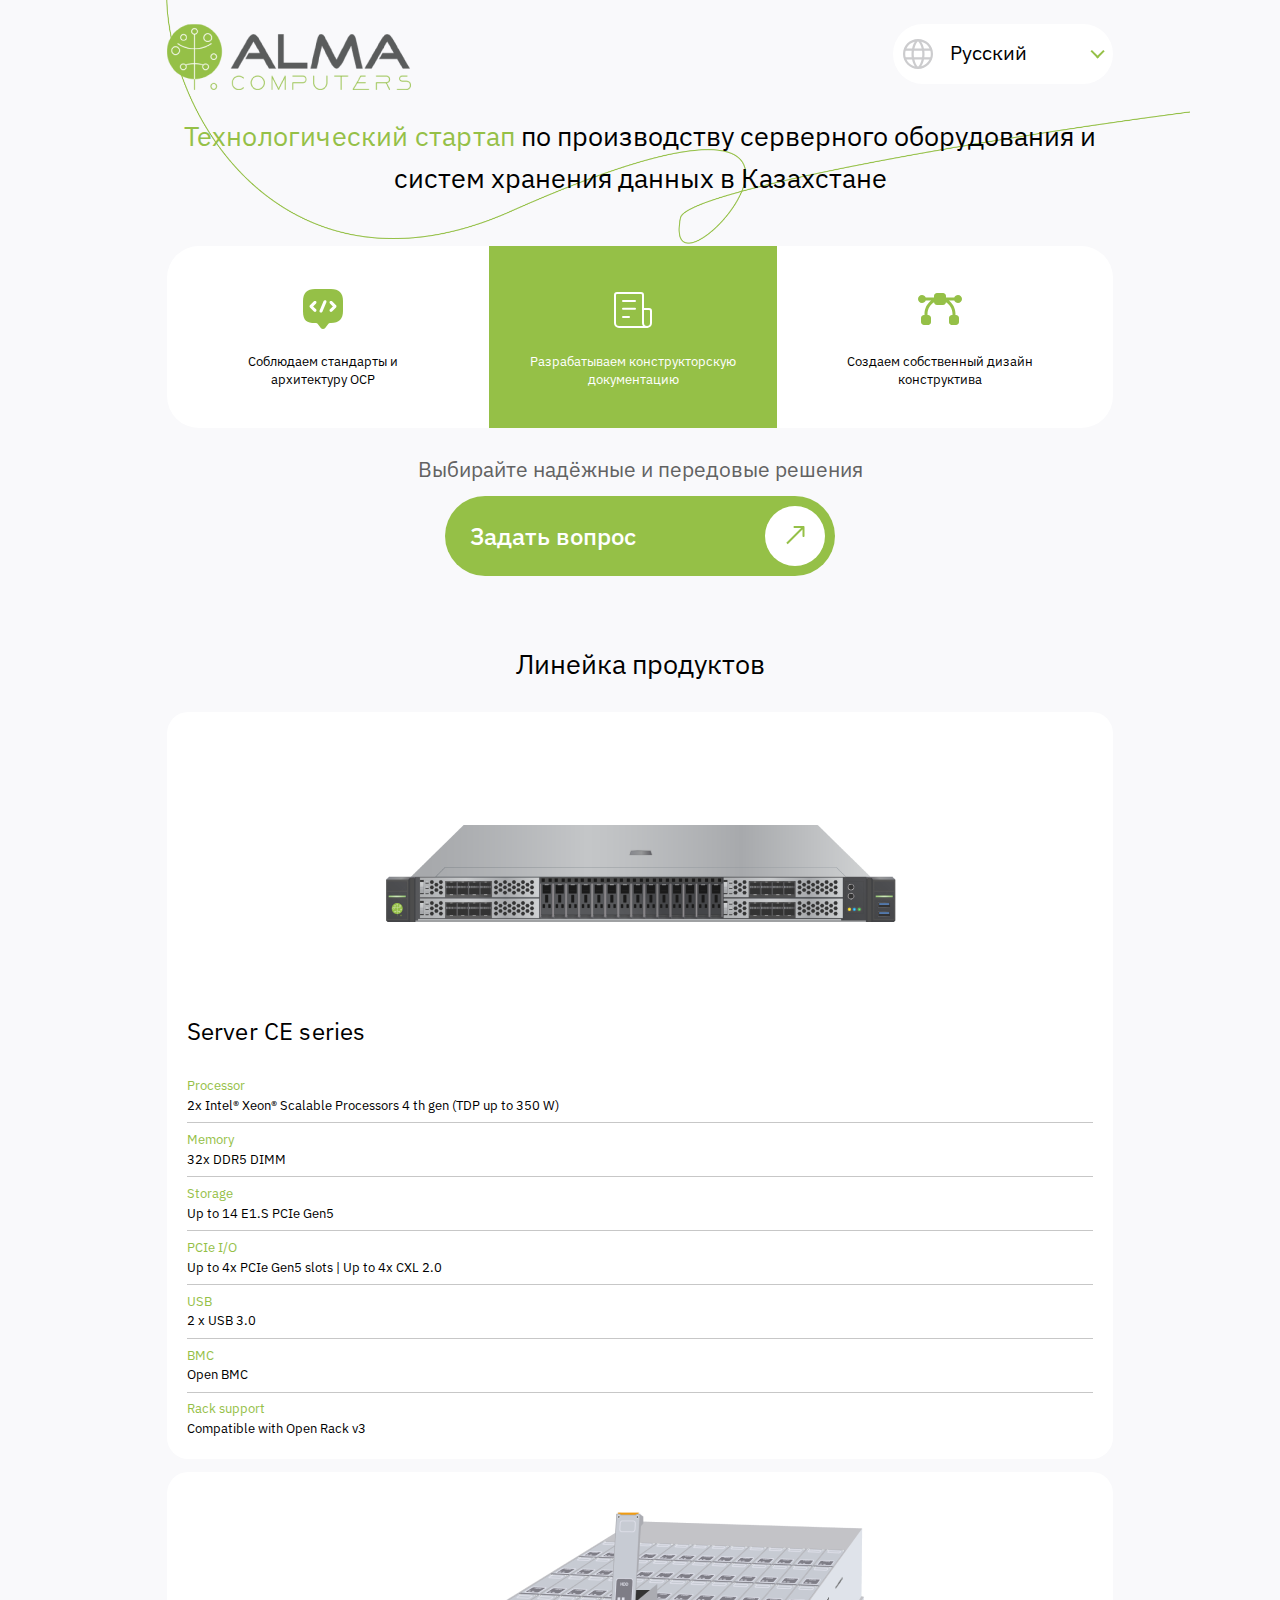
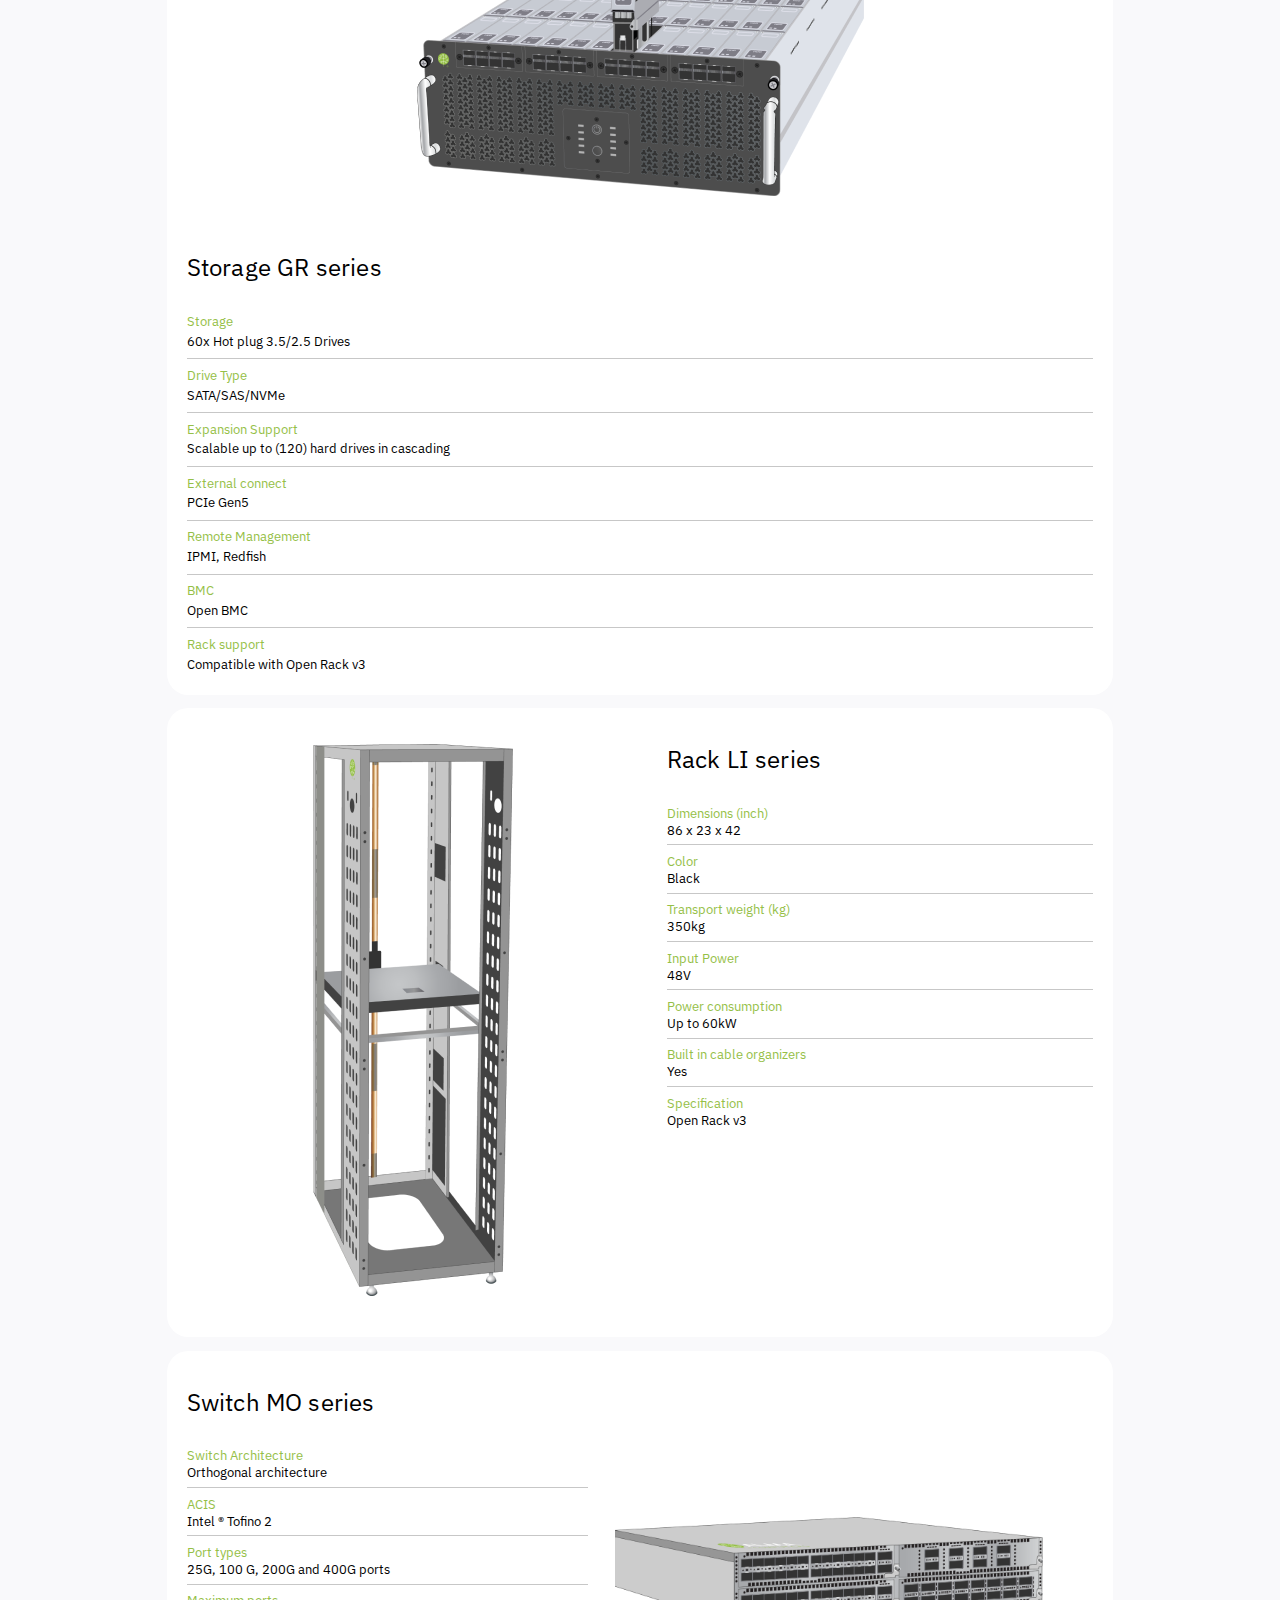
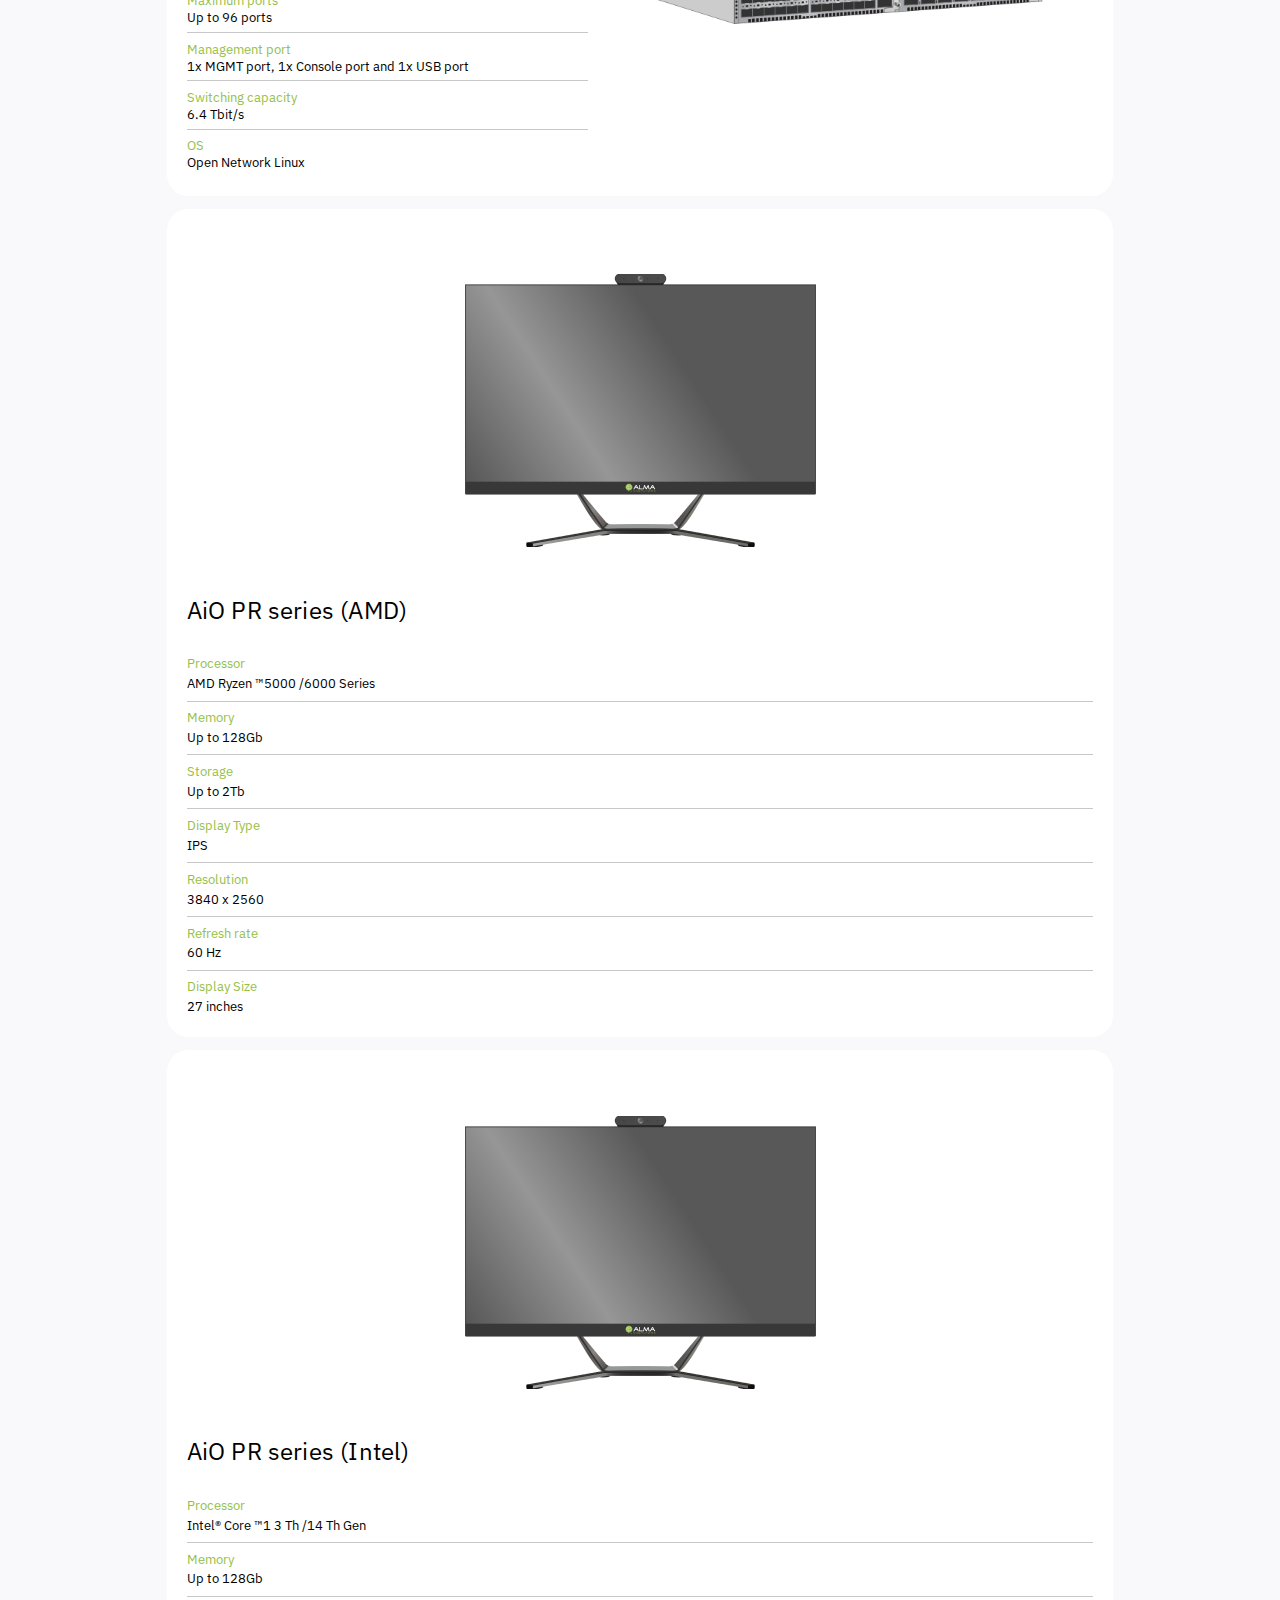
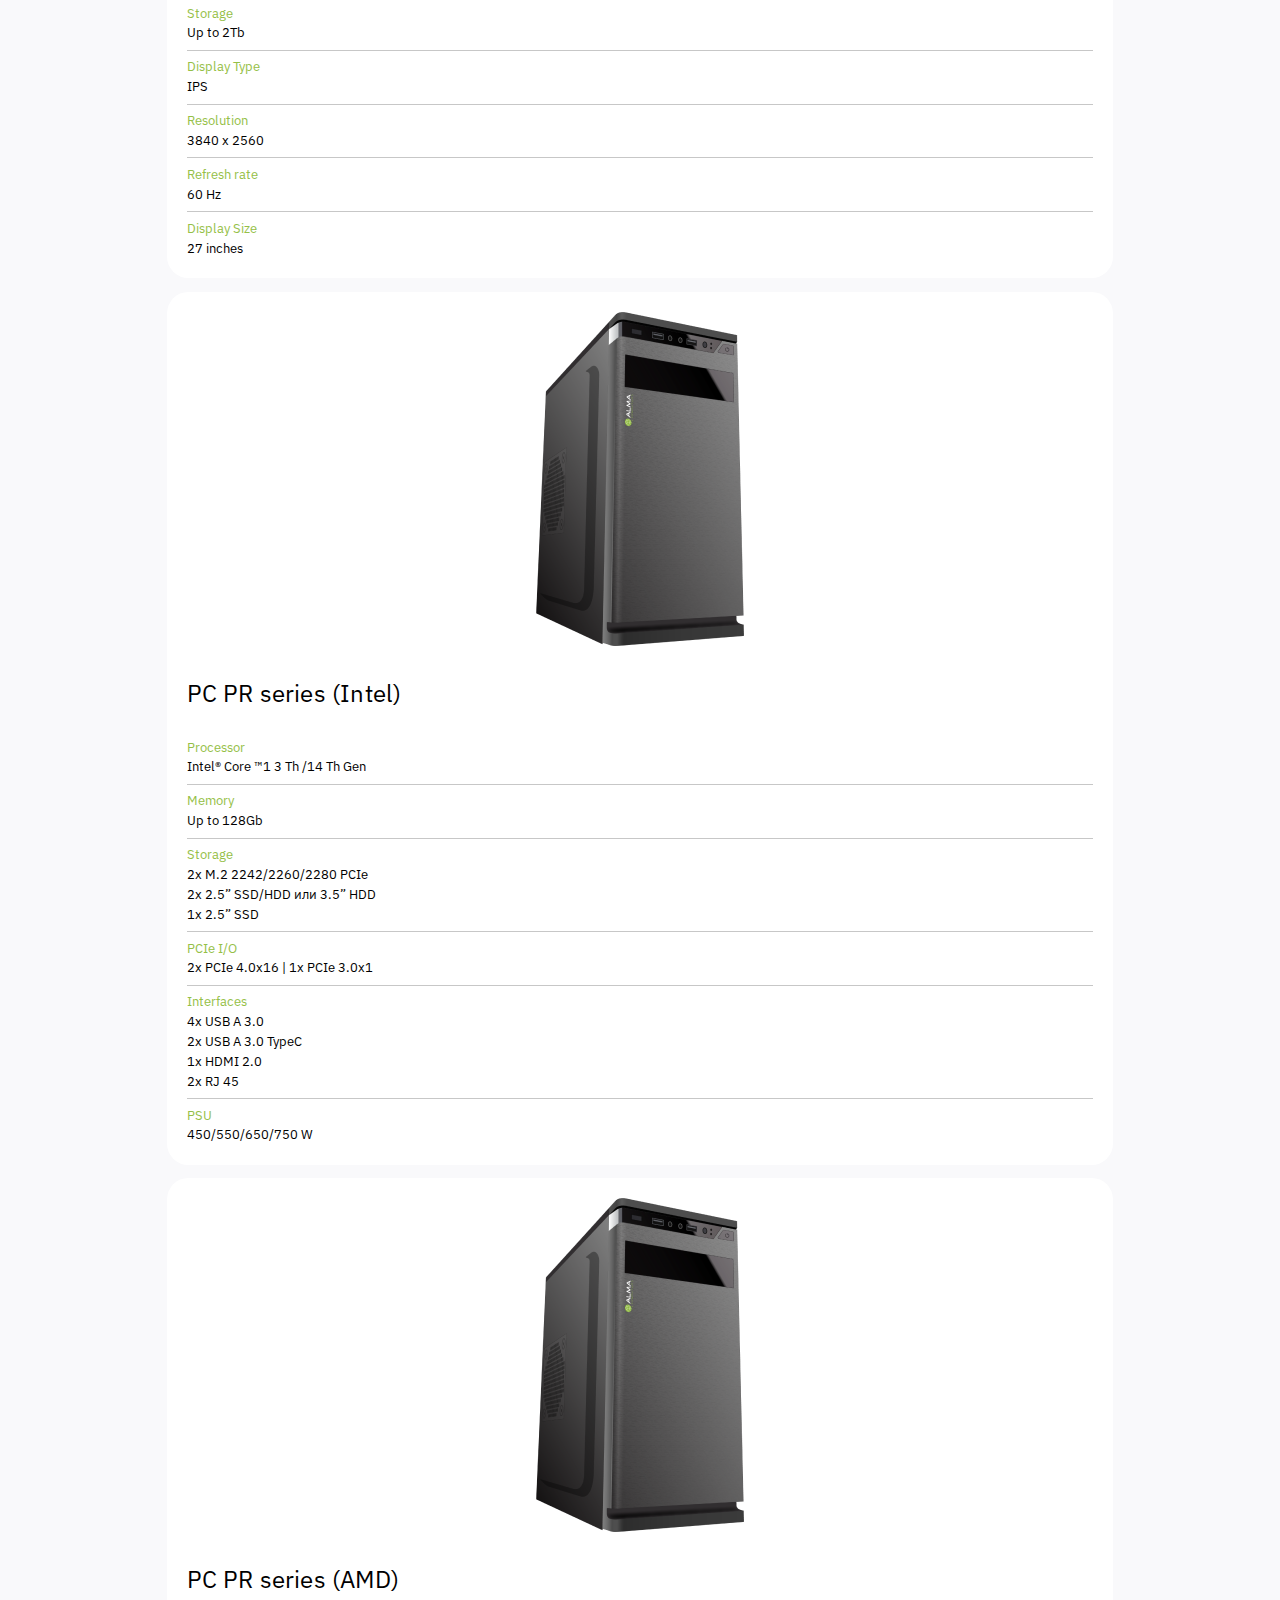
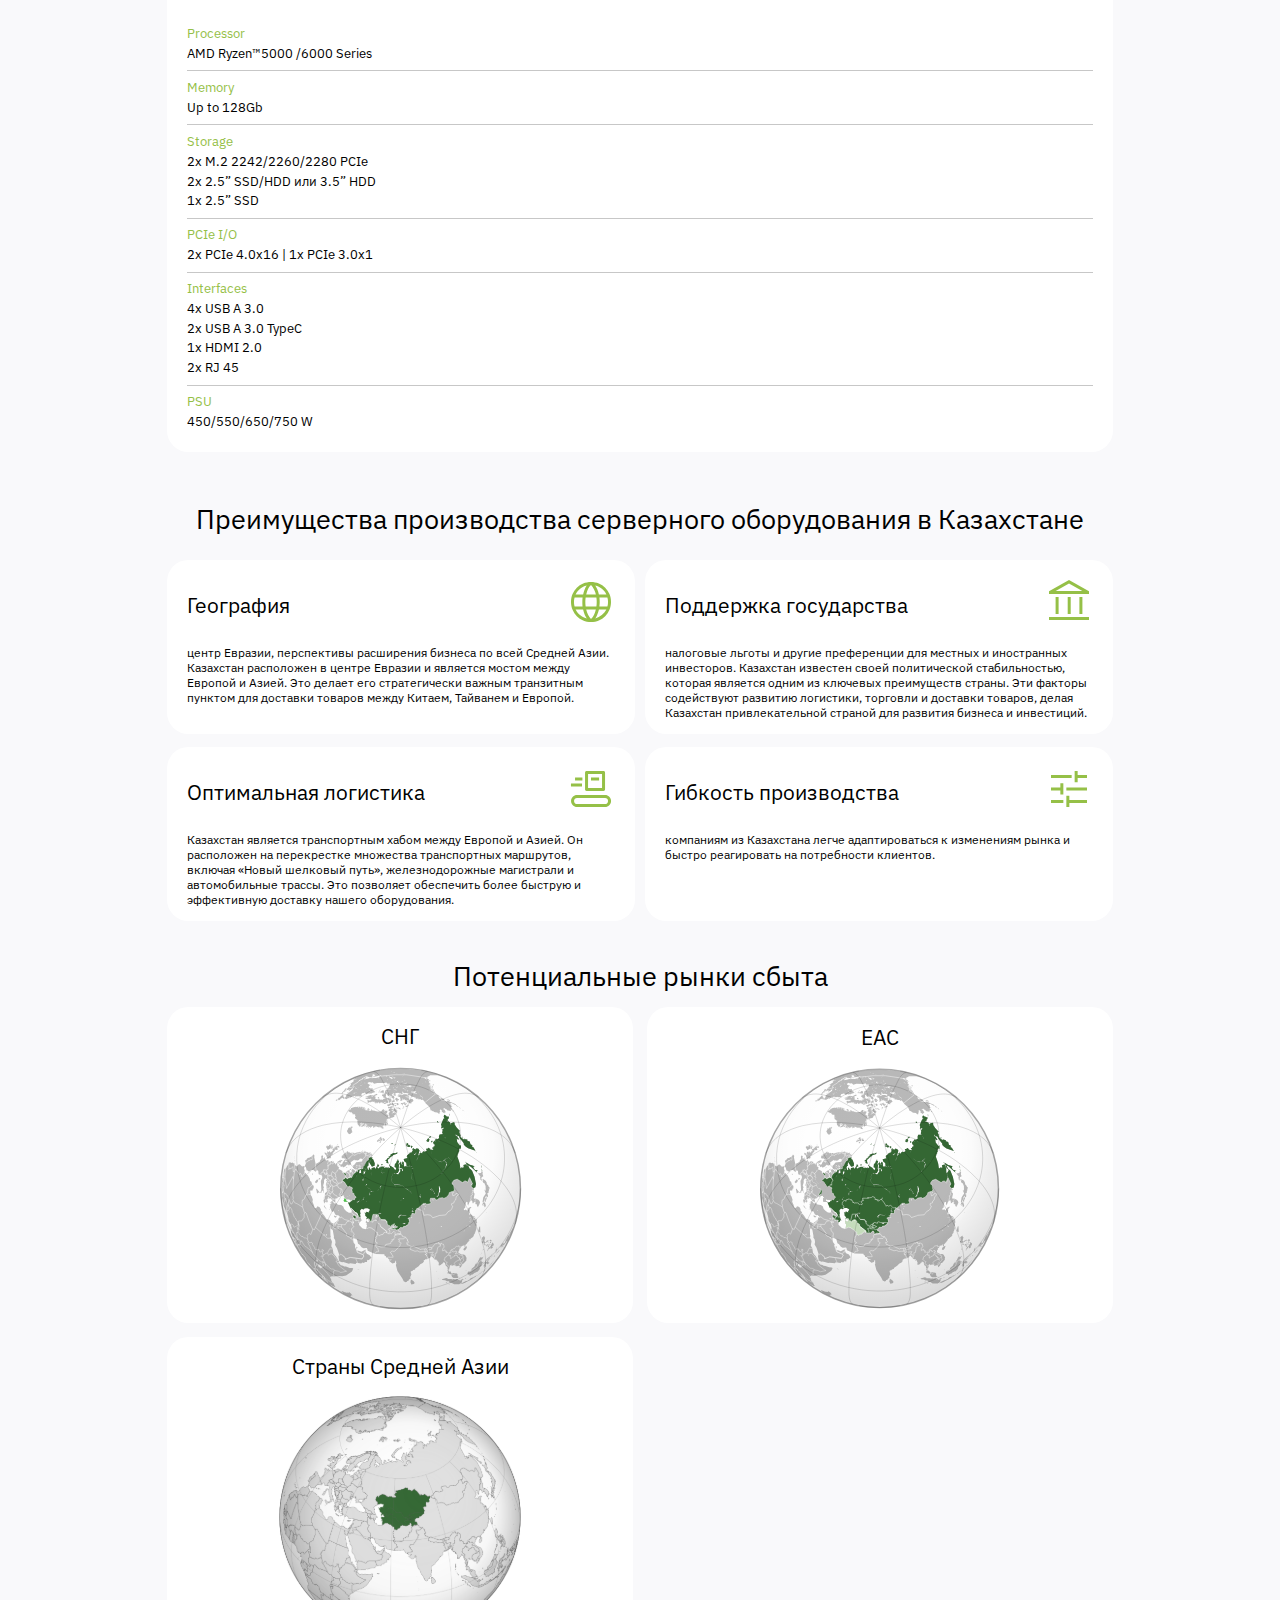
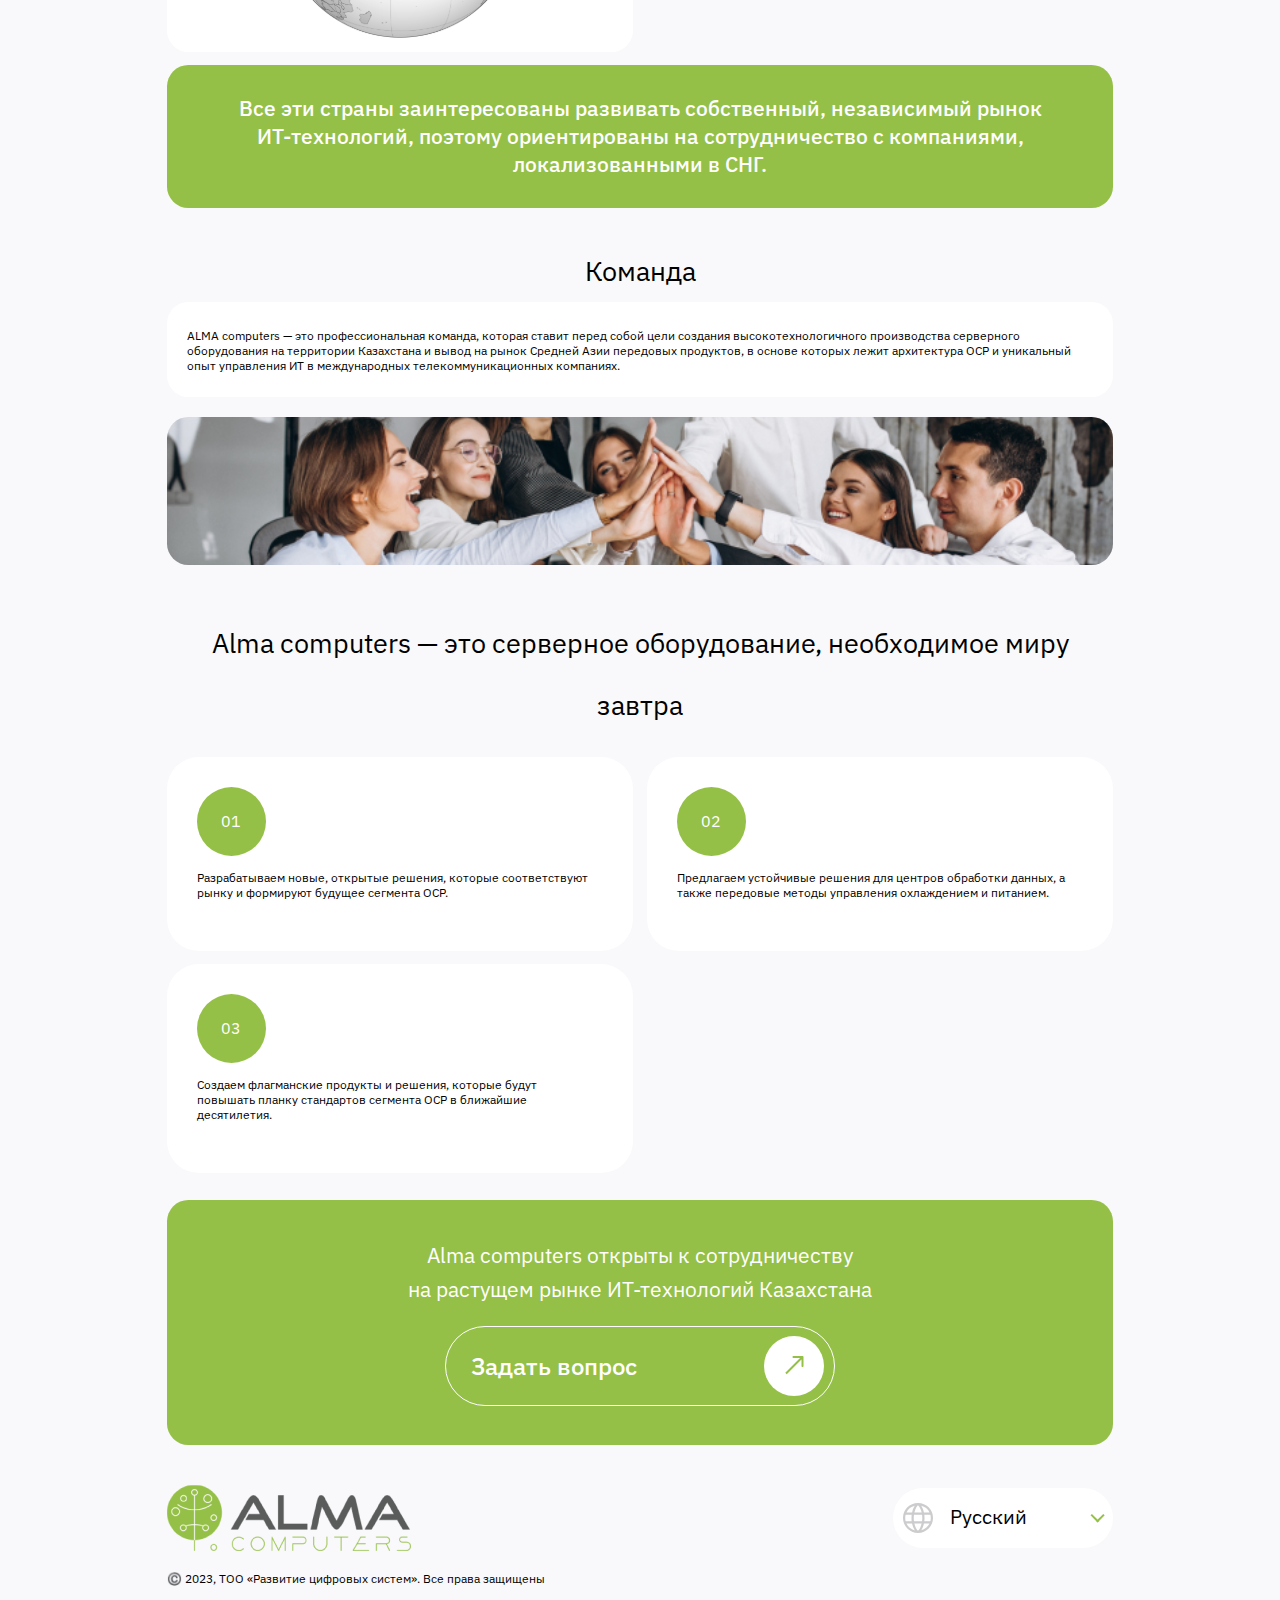
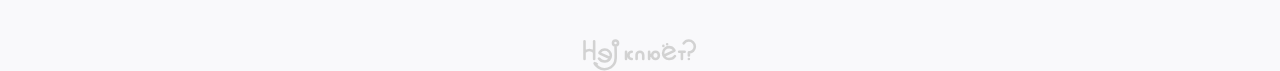
<file: index.html>
<!DOCTYPE html>
<html lang="ru-RU">
<head>
    <meta charset="UTF-8">
    <meta name="viewport" content="width=device-width, initial-scale=1.0">

    <title>main</title>
    <meta name="description" content="">
    <link rel="preconnect" href="https://fonts.googleapis.com">
<link rel="preconnect" href="https://fonts.gstatic.com" crossorigin>
<link href="https://fonts.googleapis.com/css2?family=IBM+Plex+Sans:wght@300;400;500;600;700&display=swap" rel="stylesheet">

    <link rel="icon" type="image/png" href="favicon/fav.png" />
<link rel="icon" href="favicon/fav.png" />

    <meta property="og:title" content="" />
    <meta property="og:description"  content="" />
    <meta property="og:url" content="" />
    <meta property="og:image" content="images/global/soc.jpg" />

    <link rel="stylesheet" type="text/css" href="css/main.css">
    
    <meta name="format-detection" content="telephone=no">
    
</head>
<body>

    
   

    
    
    <section id="home" class="home">
    <div class="container">
        <span class="home-bg wow fadeIn"><img src="images/home/bg.png" alt="bacground"></span>

        <div class="container">
            <div class="page-block pt-17 pt-36@lg ">
                <div class="page-block__logo-block lg box-center-x ">
                    <a href="" class="header__logo"><img src="images/home/logo.png" alt="logo"></a>
                    <div class="header-select">
                     
                        <div class="header-select-block">
                            <div class="select-glob"><svg xmlns="http://www.w3.org/2000/svg" width="30" height="30" viewBox="0 0 30 30" fill="none">
                                <path d="M15 30C12.9 30 10.9375 29.6063 9.1125 28.8188C7.2875 28.0313 5.7 26.9625 4.35 25.6125C3 24.2625 1.9375 22.6688 1.1625 20.8313C0.3875 18.9938 0 17.025 0 14.925C0 12.825 0.3875 10.8688 1.1625 9.05625C1.9375 7.24375 3 5.6625 4.35 4.3125C5.7 2.9625 7.2875 1.90625 9.1125 1.14375C10.9375 0.38125 12.9 0 15 0C17.1 0 19.0625 0.38125 20.8875 1.14375C22.7125 1.90625 24.3 2.9625 25.65 4.3125C27 5.6625 28.0625 7.24375 28.8375 9.05625C29.6125 10.8688 30 12.825 30 14.925C30 17.025 29.6125 18.9938 28.8375 20.8313C28.0625 22.6688 27 24.2625 25.65 25.6125C24.3 26.9625 22.7125 28.0313 20.8875 28.8188C19.0625 29.6063 17.1 30 15 30ZM15 27.825C15.875 26.925 16.6063 25.8938 17.1938 24.7313C17.7812 23.5688 18.2625 22.1875 18.6375 20.5875H11.4C11.75 22.0875 12.2188 23.4375 12.8063 24.6375C13.3938 25.8375 14.125 26.9 15 27.825ZM11.8125 27.375C11.1875 26.425 10.65 25.4 10.2 24.3C9.75 23.2 9.375 21.9625 9.075 20.5875H3.45C4.4 22.3625 5.5 23.7563 6.75 24.7688C8 25.7813 9.6875 26.65 11.8125 27.375ZM18.225 27.3375C20.025 26.7625 21.6438 25.9 23.0813 24.75C24.5188 23.6 25.675 22.2125 26.55 20.5875H20.9625C20.6375 21.9375 20.2563 23.1625 19.8188 24.2625C19.3813 25.3625 18.85 26.3875 18.225 27.3375ZM2.7 18.3375H8.6625C8.5875 17.6625 8.54375 17.0563 8.53125 16.5188C8.51875 15.9813 8.5125 15.45 8.5125 14.925C8.5125 14.3 8.525 13.7438 8.55 13.2563C8.575 12.7688 8.625 12.225 8.7 11.625H2.7C2.525 12.225 2.40625 12.7625 2.34375 13.2375C2.28125 13.7125 2.25 14.275 2.25 14.925C2.25 15.575 2.28125 16.1562 2.34375 16.6688C2.40625 17.1813 2.525 17.7375 2.7 18.3375ZM10.9875 18.3375H19.05C19.15 17.5625 19.2125 16.9313 19.2375 16.4438C19.2625 15.9563 19.275 15.45 19.275 14.925C19.275 14.425 19.2625 13.9438 19.2375 13.4813C19.2125 13.0188 19.15 12.4 19.05 11.625H10.9875C10.8875 12.4 10.825 13.0188 10.8 13.4813C10.775 13.9438 10.7625 14.425 10.7625 14.925C10.7625 15.45 10.775 15.9563 10.8 16.4438C10.825 16.9313 10.8875 17.5625 10.9875 18.3375ZM21.3 18.3375H27.3C27.475 17.7375 27.5938 17.1813 27.6563 16.6688C27.7188 16.1562 27.75 15.575 27.75 14.925C27.75 14.275 27.7188 13.7125 27.6563 13.2375C27.5938 12.7625 27.475 12.225 27.3 11.625H21.3375C21.4125 12.5 21.4625 13.1688 21.4875 13.6313C21.5125 14.0938 21.525 14.525 21.525 14.925C21.525 15.475 21.5063 15.9938 21.4688 16.4813C21.4313 16.9688 21.375 17.5875 21.3 18.3375ZM20.925 9.375H26.55C25.725 7.65 24.5938 6.2125 23.1562 5.0625C21.7188 3.9125 20.0625 3.1 18.1875 2.625C18.8125 3.55 19.3438 4.55 19.7812 5.625C20.2188 6.7 20.6 7.95 20.925 9.375ZM11.4 9.375H18.675C18.4 8.05 17.9375 6.76875 17.2875 5.53125C16.6375 4.29375 15.875 3.2 15 2.25C14.2 2.925 13.525 3.8125 12.975 4.9125C12.425 6.0125 11.9 7.5 11.4 9.375ZM3.45 9.375H9.1125C9.3875 8.025 9.7375 6.81875 10.1625 5.75625C10.5875 4.69375 11.125 3.6625 11.775 2.6625C9.9 3.1375 8.2625 3.9375 6.8625 5.0625C5.4625 6.1875 4.325 7.625 3.45 9.375Z" fill="#CCCCCE"/>
                                </svg></div>
                            <select class="nice-select __icon"> 
                                <option class="nice-select__list" data-display="Русский" value="1">Русский</option>
                                <option class="nice-select__list" value="2">Английский</option>
                                <option class="nice-select__list" value="3">Казахский</option>
                              </select>
                        </div>
                    </div>
                </div>
                <h2 class="page-block__title title title--size-md t:center wow fadeInUp "  data-wow-delay=".5s"><span class="t:size-24 t:size-40@lg">Технологический стартап</span> по производству серверного оборудования и систем хранения данных в Казахстане</h2>
                <div class="page-block__cards-block pt-20 pt-70@lg wow fadeInUp"  data-wow-delay=".5s">
                    <div class="cards-block__card">
                        <div class="card__icon"><span><svg xmlns="http://www.w3.org/2000/svg" width="48" height="48" viewBox="0 0 48 48" fill="none">
                            <path d="M32 3.93994H16C8 3.93994 4 7.93994 4 15.9399V25.9399C4 35.9399 8 37.9399 16 37.9399H17C17.56 37.9399 18.28 38.2999 18.6 38.7399L21.6 42.7399C22.92 44.4999 25.08 44.4999 26.4 42.7399L29.4 38.7399C29.78 38.2399 30.38 37.9399 31 37.9399H32C40 37.9399 44 33.9399 44 25.9399V15.9399C44 7.93994 40 3.93994 32 3.93994ZM17.06 24.3399C17.64 24.9199 17.64 25.8799 17.06 26.4599C16.76 26.7599 16.38 26.8999 16 26.8999C15.62 26.8999 15.24 26.7599 14.94 26.4599L10.94 22.4599C10.36 21.8799 10.36 20.9199 10.94 20.3399L14.94 16.3399C15.52 15.7599 16.48 15.7599 17.06 16.3399C17.64 16.9199 17.64 17.8799 17.06 18.4599L14.12 21.3999L17.06 24.3399ZM27.38 17.3199L23.38 26.6599C23.14 27.2199 22.58 27.5599 22 27.5599C21.8 27.5599 21.6 27.5199 21.4 27.4399C20.64 27.1199 20.28 26.2399 20.62 25.4599L24.62 16.1199C24.94 15.3599 25.82 14.9999 26.6 15.3399C27.36 15.6799 27.7 16.5599 27.38 17.3199ZM37.06 22.4599L33.06 26.4599C32.76 26.7599 32.38 26.8999 32 26.8999C31.62 26.8999 31.24 26.7599 30.94 26.4599C30.36 25.8799 30.36 24.9199 30.94 24.3399L33.88 21.3999L30.94 18.4599C30.36 17.8799 30.36 16.9199 30.94 16.3399C31.52 15.7599 32.48 15.7599 33.06 16.3399L37.06 20.3399C37.64 20.9199 37.64 21.8799 37.06 22.4599Z" fill="#95C047"/>
                            </svg></span></div>
                            <div class="card__text t:size-16 t:size-20@lg t:center">Соблюдаем стандарты
                                и архитектуру ОСР</div>
                    </div>
                    <div class="cards-block__card _card-grin">
                        <div class="card__icon"><span><svg xmlns="http://www.w3.org/2000/svg" width="48" height="48" viewBox="0 0 48 48" fill="none">
                            <path fill-rule="evenodd" clip-rule="evenodd" d="M38 42V42C40.21 42 42 40.21 42 38V26C42 24.896 41.104 24 40 24H34V38C34 40.21 35.79 42 38 42Z" stroke="white" stroke-width="2" stroke-linecap="round" stroke-linejoin="round"/>
                            <path d="M14 16H26" stroke="white" stroke-width="2" stroke-linecap="round" stroke-linejoin="round"/>
                            <path d="M14 23.7402H26" stroke="white" stroke-width="2" stroke-linecap="round" stroke-linejoin="round"/>
                            <path d="M14 32.1201H20" stroke="white" stroke-width="2" stroke-linecap="round" stroke-linejoin="round"/>
                            <path d="M34 24V10C34 8.896 33.104 8 32 8H8C6.896 8 6 8.896 6 10V38C6 40.21 7.79 42 10 42H38" stroke="white" stroke-width="2" stroke-linecap="round" stroke-linejoin="round"/>
                            </svg></span></div>
                            <div class="card__text _whait-color t:size-16 t:size-20@lg t:center">Разрабатываем конструкторскую документацию</div>
                    </div>
                    <div class="cards-block__card">
                        <div class="card__icon"><span><svg xmlns="http://www.w3.org/2000/svg" width="48" height="48" viewBox="0 0 48 48" fill="none">
                            <path d="M38.28 15.44C38.86 16.94 40.3 18 42 18C44.2 18 46 16.2 46 14C46 11.8 44.2 10 42 10C40.3 10 38.86 11.06 38.28 12.56C38.18 12.54 38.1 12.5 38 12.5H30V11C30 9.36 28.64 8 27 8H21C19.36 8 18 9.36 18 11V12.5H10C9.9 12.5 9.82 12.54 9.72 12.56C9.14 11.06 7.7 10 6 10C3.8 10 2 11.8 2 14C2 16.2 3.8 18 6 18C7.7 18 9.14 16.94 9.72 15.44C9.82 15.46 9.9 15.5 10 15.5H15.14C11.04 18.54 8.5 23.58 8.5 29C8.5 29.34 8.52 29.66 8.56 30H8C6.34 30 5 31.34 5 33V37C5 38.66 6.34 40 8 40H12C12.44 40 12.84 39.9 13.22 39.72C14.26 39.28 15 38.22 15 37V33C15 31.34 13.66 30 12 30H11.54C11.54 29.94 11.56 29.88 11.56 29.82C11.52 29.54 11.52 29.28 11.52 29C11.52 24.06 14.06 19.54 18.04 17.2C18.12 18.74 19.42 20 21 20H27C28.58 20 29.88 18.74 29.98 17.2C33.96 19.54 36.5 24.08 36.5 29C36.5 29.28 36.48 29.54 36.46 29.82C36.46 29.88 36.48 29.94 36.48 30H36C34.34 30 33 31.34 33 33V37C33 38.22 33.74 39.28 34.78 39.72C35.16 39.9 35.56 40 36 40H40C41.66 40 43 38.66 43 37V33C43 31.34 41.66 30 40 30H39.44C39.48 29.66 39.5 29.34 39.5 29C39.5 23.58 36.96 18.54 32.86 15.5H38C38.1 15.5 38.18 15.46 38.28 15.44Z" fill="#95C047"/>
                            </svg></span></div>
                            <div class="card__text t:size-16 t:size-20@lg t:center">Создаем собственный дизайн конструктива</div>
                    </div>
                </div>
                <div class="page-block__text t:size-20 pt-20 t:size-32@lg pt-40@lg t:center wow slideInLeft">Выбирайте надёжные и передовые решения</div>
                <div class="page-block__button-block box-center pt-20 wow slideInUp " data-wow-delay=".5s">
                    <a data-modal-title="#form" data-delay="2000" href="#" class="button-main t:size-20 t:size24@lg">Задать вопрос <span><svg xmlns="http://www.w3.org/2000/svg" width="19" height="19" viewBox="0 0 19 19" fill="none">
                        <path d="M18.5 1C18.5 0.447715 18.0523 0 17.5 0H8.5C7.94772 0 7.5 0.447715 7.5 1C7.5 1.55228 7.94772 2 8.5 2H16.5V10C16.5 10.5523 16.9477 11 17.5 11C18.0523 11 18.5 10.5523 18.5 10V1ZM1.70711 18.2071L18.2071 1.70711L16.7929 0.292893L0.292893 16.7929L1.70711 18.2071Z" fill="#95C047"/>
                        </svg></span></a>                       
                </div>
            </div>
        </div>
    </div>
</section>
<section id="product" class="product">
    <div class="container">
        <div class="product__title pt-40 pt-102@lg title title--size-md t:center">Линейка продуктов</div>
        <div class="product-block">
            <div class="product-block__cards pt-10 pt-40@lg " >
                <article class="cards wow fadeInLeft" data-wow-delay="1s">
                    <div class="cards__image _server"><a href="#"><img src="images/home/card/01.png" alt="Server CE series"></a></div>
                    <div class="cards__title t:size-20 t:size-36@lg t:400">Server CE series</div>
                    <div class="cards__list">
                        <ul>
                            <li><span>Processor</span>2x Intel® Xeon® Scalable Processors 4
                                th gen (TDP up to 350 W)</li>
                            <li><span>Memory</span>32x DDR5 DIMM</li>
                            <li><span>Storage</span>Up to 14 E1.S PCIe Gen5</li>
                            <li><span>PCIe I/O</span>Up to 4x PCIe Gen5 slots | Up to 4x CXL 2.0</li>
                            <li><span>USB</span>2
                                x USB 3.0</li>
                            <li><span>BMC</span>Open BMC</li>
                            <li><span>Rack support</span>Compatible with Open Rack v3</li>
                        </ul>
                    </div>
                </article>
                <article class="cards wow fadeInRight" data-wow-delay="1s">
                    <div class="cards__image _storage"><a href="#"><img src="images/home/card/02.png" alt="Storage GR
                        series"></a></div>
                    <div class="cards__title text text--size-md  t:400">Storage GR
                        series</div>
                    <div class="cards__list">
                        <ul>
                            <li><span>Storage</span>60x Hot
                                plug 3.5/2.5 Drives</li>
                            <li><span>Drive Type</span>SATA/SAS/NVMe</li>
                            <li><span>Expansion Support</span>Scalable up to (120) hard drives in cascading</li>
                            <li><span>External connect</span>PCIe Gen5</li>
                            <li><span>Remote Management</span>IPMI, Redfish</li>
                            <li><span>BMC</span>Open BMC</li>
                            <li><span>Rack support</span>Compatible with Open Rack v3</li>
                        </ul>
                    </div>
                </article>
            </div>
            <div class="product-block__card card-reck">
                <article class="card wow fadeIn">
                    <div class="card__image _lack"><a href="#"><img src="images/home/card/03.png" alt="Rack LI
                        series"></a></div>
                    
                    <div class="card__list">
                        <div class="card__title text text--size-md  t:400">Rack LI
                            series</div>
                        <ul>
                            <li><span >Dimensions (inch)</span>86
                                х 23 х 42</li>
                            <li><span>Color</span>Black</li>
                            <li><span>Transport weight (kg)</span>350kg</li>
                            <li><span>Input Power</span>48V</li>
                            <li><span>Power consumption</span>Up to 60kW</li>
                            <li><span>Built
                                in cable organizers</span>Yes</li>
                            <li><span>Specification</span>Open Rack v3</li>
                        </ul>
                    </div>
                </article>
                <article class="card card-switch wow fadeIn">
                   <div class="card__image _switch"><a href="#"><img src="images/home/card/04.png" alt="Switch MO
                    series"></a></div>
                    
                    <div class="card__list">
                        <div class="card__title text text--size-md  t:400">Switch MO
                            series</div>
                        <ul>
                            <li><span>Switch Architecture</span>Orthogonal architecture</li>
                            <li><span>ACIS</span>Intel
                                ® Tofino 2</li>
                            <li><span>Port types</span>25G, 100 G, 200G and 400G ports</li>
                            <li><span>Maximum ports</span>Up to
                                96 ports</li>
                            <li><span>Management port</span>1x MGMT port, 1x Console port and 1x USB port</li>
                            <li><span>Switching capacity</span>6.4 Tbit/s</li>
                            <li><span>OS</span>Open Network Linux</li>
                        </ul>
                    </div>
                </article>
            </div>
            <div class="product-block__cards">
                <article class="cards wow fadeInLeft">
                    <div class="cards__image _series"><a href="#"><img src="images/home/card/05.png" alt="AiO PR
                        series (AMD)"></a></div>
                    <div class="cards__title text text--size-md  t:400">AiO PR
                        series (AMD)</div>
                    <div class="cards__list">
                        <ul>
                            <li><span>Processor</span>AMD Ryzen
                                ™5000 /6000 Series</li>
                            <li><span>Memory</span>Up to 128Gb</li>
                            <li><span>Storage</span>Up to 2Tb</li>
                            <li><span>Display Type</span>IPS</li>
                            <li><span>Resolution</span>3840 x 2560</li>
                            <li><span>Refresh rate</span>60 Hz</li>
                            <li><span>Display Size</span>27 inches</li>
                        </ul>
                    </div>
                </article>
                <article class="cards wow fadeInRight">
                    <div class="cards__image _series"><a href="#"><img src="images/home/card/06.png" alt="AiO PR
                        series (Intel)"></a></div>
                    <div class="cards__title text text--size-md  t:400">AiO PR
                        series (Intel)</div>
                    <div class="cards__list">
                        <ul>
                            <li><span>Processor</span>Intel® Core
                                ™1 3 Th /14 Th Gen</li>
                            <li><span>Memory</span>Up to 128Gb</li>
                            <li><span>Storage</span>Up to 2Tb</li>
                            <li><span>Display Type</span>IPS</li>
                            <li><span>Resolution</span>3840 x 2560</li>
                            <li><span>Refresh rate</span>60 Hz</li>
                            <li><span>Display Size</span>27 inches</li>
                        </ul>
                    </div>
                </article>
            </div>
            <div class="product-block__cards">
                <article class="cards wow fadeInLeft">
                    <div class="cards__image _series-intel"><a href="#"><img src="images/home/card/07.png" alt="PC PR
                        series (Intel)"></a></div>
                    <div class="cards__title text text--size-md  t:400">PC PR
                        series (Intel)</div>
                    <div class="cards__list">
                        <ul>
                            <li><span>Processor</span>Intel® Core
                                ™1 3 Th /14 Th Gen</li>
                            <li><span>Memory</span>Up to 128Gb</li>
                            <li><span>Storage</span>2x M.2 2242/2260/2280 PCIe <br>
                                2x 2.5” SSD/HDD или 3.5” HDD <br>
                                1x 2.5” SSD</li>
                            <li><span>PCIe I/O</span>2x PCIe 4.0x16 | 1х PCIe 3.0x1</li>
                            <li><span>Interfaces</span>4х USB A 3.0 <br>
                                2х USB A 3.0 TypeC <br>
                                1х HDMI 2.0 <br>
                                2х
                                RJ 45</li>
                            <li><span>PSU</span>450/550/650/750
                                W</li>
                        </ul>
                    </div>
                </article>
                <article class="cards wow fadeInRight">
                    <div class="cards__image _series-intel"><a href="#"><img src="images/home/card/08.png" alt="PC PR
                        series (AMD)"></a></div>
                    <div class="cards__title text text--size-md  t:400">PC PR
                        series (AMD)</div>
                    <div class="cards__list">
                        <ul>
                            <li><span>Processor</span>AMD Ryzen™5000 /6000 Series</li>
                            <li><span>Memory</span>Up to 128Gb</li>
                            <li><span>Storage</span>2x M.2 2242/2260/2280 PCIe <br>
                                2x 2.5” SSD/HDD
                                или 3.5” HDD <br>
                                1x 2.5” SSD</li>
                            <li><span>PCIe I/O</span>2x PCIe 4.0x16 | 1х PCIe 3.0x1</li>
                            <li><span>Interfaces</span>4х USB A 3.0 <br>
                                2х USB A 3.0 TypeC <br>
                                1х HDMI 2.0 <br>
                                2х RJ 45</li>
                            <li><span>PSU</span>450/550/650/750
                                W</li>
                        </ul>
                    </div>
                </article>
            </div>
        </div>
    </div>
</section>
<section id="advantages" class="advantages">
    <div class="container">
        <div class="container">
            <div class="advantages__title title title--size-md pt-20 pt-70@lg t:center">Преимущества производства серверного оборудования в Казахстане</div>
            <div class="advantages-block pt-20 pt-30@lg">
                <div class="advantages-block__card wow fadeIn">
                    <div class="advantages-block-card__title t:size-20 t:size-32@md">География <span><svg xmlns="http://www.w3.org/2000/svg" width="48" height="48" viewBox="0 0 48 48" fill="none">
                        <path d="M24 44C21.2 44 18.5833 43.475 16.15 42.425C13.7167 41.375 11.6 39.95 9.8 38.15C8 36.35 6.58333 34.225 5.55 31.775C4.51667 29.325 4 26.7 4 23.9C4 21.1 4.51667 18.4917 5.55 16.075C6.58333 13.6583 8 11.55 9.8 9.75C11.6 7.95 13.7167 6.54167 16.15 5.525C18.5833 4.50833 21.2 4 24 4C26.8 4 29.4167 4.50833 31.85 5.525C34.2833 6.54167 36.4 7.95 38.2 9.75C40 11.55 41.4167 13.6583 42.45 16.075C43.4833 18.4917 44 21.1 44 23.9C44 26.7 43.4833 29.325 42.45 31.775C41.4167 34.225 40 36.35 38.2 38.15C36.4 39.95 34.2833 41.375 31.85 42.425C29.4167 43.475 26.8 44 24 44ZM24 41.1C25.1667 39.9 26.1417 38.525 26.925 36.975C27.7083 35.425 28.35 33.5833 28.85 31.45H19.2C19.6667 33.45 20.2917 35.25 21.075 36.85C21.8583 38.45 22.8333 39.8667 24 41.1ZM19.75 40.5C18.9167 39.2333 18.2 37.8667 17.6 36.4C17 34.9333 16.5 33.2833 16.1 31.45H8.6C9.86667 33.8167 11.3333 35.675 13 37.025C14.6667 38.375 16.9167 39.5333 19.75 40.5ZM28.3 40.45C30.7 39.6833 32.8583 38.5333 34.775 37C36.6917 35.4667 38.2333 33.6167 39.4 31.45H31.95C31.5167 33.25 31.0083 34.8833 30.425 36.35C29.8417 37.8167 29.1333 39.1833 28.3 40.45ZM7.6 28.45H15.55C15.45 27.55 15.3917 26.7417 15.375 26.025C15.3583 25.3083 15.35 24.6 15.35 23.9C15.35 23.0667 15.3667 22.325 15.4 21.675C15.4333 21.025 15.5 20.3 15.6 19.5H7.6C7.36667 20.3 7.20833 21.0167 7.125 21.65C7.04167 22.2833 7 23.0333 7 23.9C7 24.7667 7.04167 25.5417 7.125 26.225C7.20833 26.9083 7.36667 27.65 7.6 28.45ZM18.65 28.45H29.4C29.5333 27.4167 29.6167 26.575 29.65 25.925C29.6833 25.275 29.7 24.6 29.7 23.9C29.7 23.2333 29.6833 22.5917 29.65 21.975C29.6167 21.3583 29.5333 20.5333 29.4 19.5H18.65C18.5167 20.5333 18.4333 21.3583 18.4 21.975C18.3667 22.5917 18.35 23.2333 18.35 23.9C18.35 24.6 18.3667 25.275 18.4 25.925C18.4333 26.575 18.5167 27.4167 18.65 28.45ZM32.4 28.45H40.4C40.6333 27.65 40.7917 26.9083 40.875 26.225C40.9583 25.5417 41 24.7667 41 23.9C41 23.0333 40.9583 22.2833 40.875 21.65C40.7917 21.0167 40.6333 20.3 40.4 19.5H32.45C32.55 20.6667 32.6167 21.5583 32.65 22.175C32.6833 22.7917 32.7 23.3667 32.7 23.9C32.7 24.6333 32.675 25.325 32.625 25.975C32.575 26.625 32.5 27.45 32.4 28.45ZM31.9 16.5H39.4C38.3 14.2 36.7917 12.2833 34.875 10.75C32.9583 9.21667 30.75 8.13333 28.25 7.5C29.0833 8.73333 29.7917 10.0667 30.375 11.5C30.9583 12.9333 31.4667 14.6 31.9 16.5ZM19.2 16.5H28.9C28.5333 14.7333 27.9167 13.025 27.05 11.375C26.1833 9.725 25.1667 8.26667 24 7C22.9333 7.9 22.0333 9.08333 21.3 10.55C20.5667 12.0167 19.8667 14 19.2 16.5ZM8.6 16.5H16.15C16.5167 14.7 16.9833 13.0917 17.55 11.675C18.1167 10.2583 18.8333 8.88333 19.7 7.55C17.2 8.18333 15.0167 9.25 13.15 10.75C11.2833 12.25 9.76667 14.1667 8.6 16.5Z" fill="#95C047"/>
                        </svg></span>
                    </div>
                    <div class="advantages-block-card__text t:size-16 t:size-18@lg">
                        центр Евразии, перспективы расширения бизнеса по всей Средней Азии. Казахстан расположен в центре Евразии и является мостом между Европой и Азией. Это делает его стратегически важным транзитным пунктом для доставки товаров между Китаем, Тайванем и Европой.
                    </div>
                </div>
                <div class="advantages-block__card wow fadeIn">
                    <div class="advantages-block-card__title t:size-20 t:size-32@lg">Поддержка государства <span><svg xmlns="http://www.w3.org/2000/svg" width="48" height="48" viewBox="0 0 48 48" fill="none">
                        <path d="M10.6 35.95V19H13.6V35.95H10.6ZM22.7 35.95V19H25.7V35.95H22.7ZM4 41.95V38.95H44V41.95H4ZM34.4 35.95V19H37.4V35.95H34.4ZM4 16V13.35L24 1.95L44 13.35V16H4ZM10.7 13H37.3L24 5.4L10.7 13Z" fill="#95C047"/>
                        </svg></span>
                    </div> 
                    <div class="advantages-block-card__text t:size-16 t:size-18@lg">
                        налоговые льготы и другие преференции для местных и иностранных инвесторов. Казахстан известен своей политической стабильностью, которая является одним из ключевых преимуществ страны. Эти факторы содействуют развитию логистики, торговли и доставки товаров, делая Казахстан привлекательной страной для развития бизнеса и инвестиций.
                    </div>
                </div>
                <div class="advantages-block__card wow fadeIn">
                    <div class="advantages-block-card__title t:size-20 t:size-32@lg">Оптимальная логистика <span><svg xmlns="http://www.w3.org/2000/svg" width="48" height="48" viewBox="0 0 48 48" fill="none">
                        <path d="M10.05 42C8.38333 42 6.96666 41.4167 5.8 40.25C4.63333 39.0833 4.05 37.6667 4.05 36C4.05 34.3333 4.63333 32.9167 5.8 31.75C6.96666 30.5833 8.38333 30 10.05 30H38.05C39.7167 30 41.1333 30.5833 42.3 31.75C43.4667 32.9167 44.05 34.3333 44.05 36C44.05 37.6667 43.4667 39.0833 42.3 40.25C41.1333 41.4167 39.7167 42 38.05 42H10.05ZM10.05 39H38.05C38.9 39 39.6125 38.7125 40.1875 38.1375C40.7625 37.5625 41.05 36.85 41.05 36C41.05 35.15 40.7625 34.4375 40.1875 33.8625C39.6125 33.2875 38.9 33 38.05 33H10.05C9.2 33 8.4875 33.2875 7.9125 33.8625C7.3375 34.4375 7.05 35.15 7.05 36C7.05 36.85 7.3375 37.5625 7.9125 38.1375C8.4875 38.7125 9.2 39 10.05 39ZM19.55 26C19.125 26 18.7687 25.8563 18.4812 25.5688C18.1937 25.2812 18.05 24.925 18.05 24.5V7.5C18.05 7.075 18.1937 6.71875 18.4812 6.43125C18.7687 6.14375 19.125 6 19.55 6H36.55C36.975 6 37.3312 6.14375 37.6188 6.43125C37.9062 6.71875 38.05 7.075 38.05 7.5V24.5C38.05 24.925 37.9062 25.2812 37.6188 25.5688C37.3312 25.8563 36.975 26 36.55 26H19.55ZM21.05 23H35.05V9H21.05V23ZM3.95 21.5V18.5H15V21.5H3.95ZM24 15.5H32.1V12.5H24V15.5ZM8.05 15.5H15.4V12.5H8.05V15.5Z" fill="#95C047"/>
                        </svg></span>
                    </div>
                    <div class="advantages-block-card__text t:size-16 t:size-18@lg" >
                        Казахстан является транспортным хабом между Европой и Азией. Он расположен на перекрестке множества транспортных маршрутов, включая «Новый шелковый путь», железнодорожные магистрали и автомобильные трассы. Это позволяет обеспечить более быструю и эффективную доставку нашего оборудования.
                    </div>
                </div>
                <div class="advantages-block__card wow fadeIn">
                    <div class="advantages-block-card__title t:size-20 t:size-32@lg">Гибкость производства <span><svg xmlns="http://www.w3.org/2000/svg" width="48" height="48" viewBox="0 0 48 48" fill="none">
                        <path d="M21.35 42V30.75H24.35V34.9H42V37.9H24.35V42H21.35ZM6 37.9V34.9H18.35V37.9H6ZM15.35 29.6V25.5H6V22.5H15.35V18.3H18.35V29.6H15.35ZM21.35 25.5V22.5H42V25.5H21.35ZM29.65 17.25V6H32.65V10.1H42V13.1H32.65V17.25H29.65ZM6 13.1V10.1H26.65V13.1H6Z" fill="#95C047"/>
                        </svg></span>
                    </div>
                    <div class="advantages-block-card__text t:size-16 t:size-18@lg">
                        компаниям из Казахстана легче адаптироваться к изменениям рынка
    и быстро реагировать на потребности клиентов.
                    </div>
                </div>
            </div>
        </div>
    </div>
</section>
<section id="marcet" class="marcet pt-30 pt-70@lg">
    <div class="container">
        <div class="container">
            <div class="marcet__title t:size-24 t:size-40@lg t:center">Потенциальные рынки сбыта</div>
            <div class="marcet-block pt-30">
                <div class="marcet-block__card wow fadeIn">
                    <div class="marcet-block__card-title t:size-20 t:size-32@lg t:center">СНГ</div>
                    <div class="marcet-block__card-image">
                        <img src="images/home/card/01.svg" alt="image">
                    </div>
                </div>
                <div class="marcet-block__card wow fadeIn">
                    <div class="marcet-block__card-title t:size-20 t:size-32@lg t:center">ЕАС</div>
                    <div class="marcet-block__card-image">
                        <img src="images/home/card/02.svg" alt="image">
                    </div>
                </div>
                <div class="marcet-block__card wow fadeIn ">
                    <div class="marcet-block__card-title t:size-20 t:size-32@lg t:center">Страны Средней Азии</div>
                    <div class="marcet-block__card-image">
                        <img src="images/home/card/03.svg" alt="image">
                    </div>
                </div>
            </div>
            <div class="marcet-block-all t:size-20 t:size-32@lg t:center  wow fadeIn">
                Все эти страны заинтересованы развивать собственный, независимый рынок
    ИТ-технологий, поэтому ориентированы на сотрудничество с компаниями, локализованными в СНГ.
            </div>
        </div>
    </div>
</section>
<section id="teem" class="teem pt-20 pt-70@lg">
    <div class="container">
        <div class="container">
            <div class="teem__title t:size-24 t:size-40@lg t:center">Команда</div>
            <div class="teem-block pt-20">
                <div class="teem-block__cadr-text  wow fadeIn t:size-16 t:size-18@lg ">ALMA computers — это профессиональная команда, которая ставит перед собой цели создания высокотехнологичного производства серверного оборудования на территории Казахстана и вывод на рынок Средней Азии передовых продуктов, в основе которых лежит архитектура ОСP и уникальный опыт управления ИТ в международных телекоммуникационных компаниях.</div>
                <div class="teem-block__cadr wow fadeIn"><img src="images/home/teem.png" alt="photo teem"></div>
            </div>
        </div>
    </div>
</section>
<section id="alma" class="alma pt-20 pt-70@lg">
    <div class="container">
        <div class="container">
            <div class="alma__title t:size-24 t:size-40@lg t:center">Alma computers — это серверное оборудование, необходимое миру завтра</div>
            <div class="alma-block pt-20 pt-30@lg">
                <div class="alma-block__card-alma wow fadeIn">
                    <span class="t:size-20 t:size-24@lg">01</span>
                    <div class="card-alma__text t:size-16 t:size-18@lg">Разрабатываем новые, открытые решения, которые соответствуют рынку и формируют будущее сегмента ОСP.</div>
                </div>
                <div class="alma-block__card-alma wow fadeIn">
                    <span class="t:size-20 t:size-24@lg">02</span>
                    <div class="card-alma__text t:size-16 t:size-18@lg">Предлагаем устойчивые решения для центров обработки данных, а также передовые методы управления охлаждением и питанием.</div>
                </div>
                <div class="alma-block__card-alma wow fadeIn">
                    <span class="t:size-20 t:size-24@lg">03</span>
                    <div class="card-alma__text t:size-16 t:size-18@lg">Создаем флагманские продукты и решения, которые будут повышать планку стандартов сегмента OCP в ближайшие десятилетия.</div>
                </div>
            </div>
            <div class="alma-block__colback mt-10 mt-20@lg wow fadeIn">
                <div class="alma-block__colback-title t:size-20 t:size-32@lg t:center pb-20 pb-30@lg">Alma computers открыты к сотрудничеству <br>
                    на растущем рынке ИТ-технологий Казахстана</div>
                    <div class="page-block__button-block box-center">
                        <a data-modal-open="form" data-delay="2000" href="#" class="button-main button-main-colback">Задать вопрос <span><svg xmlns="http://www.w3.org/2000/svg" width="19" height="19" viewBox="0 0 19 19" fill="none">
                            <path d="M18.5 1C18.5 0.447715 18.0523 0 17.5 0H8.5C7.94772 0 7.5 0.447715 7.5 1C7.5 1.55228 7.94772 2 8.5 2H16.5V10C16.5 10.5523 16.9477 11 17.5 11C18.0523 11 18.5 10.5523 18.5 10V1ZM1.70711 18.2071L18.2071 1.70711L16.7929 0.292893L0.292893 16.7929L1.70711 18.2071Z" fill="#95C047"/>
                            </svg></span></a>
                    </div>
    
            </div>
            
        </div>
    </div>
</section>

    <footer class="footer">
    <div class="container">
        <div class="container">
            <div class="footer-block">
                <div class="footer__logo"><a href="/"><img src="images/home/logo.png" alt="logo"></a></div>
            <div class="footer-select">
                 <div class="header-select-block">
                            <div class="select-glob"><svg xmlns="http://www.w3.org/2000/svg" width="30" height="30" viewBox="0 0 30 30" fill="none">
                                <path d="M15 30C12.9 30 10.9375 29.6063 9.1125 28.8188C7.2875 28.0313 5.7 26.9625 4.35 25.6125C3 24.2625 1.9375 22.6688 1.1625 20.8313C0.3875 18.9938 0 17.025 0 14.925C0 12.825 0.3875 10.8688 1.1625 9.05625C1.9375 7.24375 3 5.6625 4.35 4.3125C5.7 2.9625 7.2875 1.90625 9.1125 1.14375C10.9375 0.38125 12.9 0 15 0C17.1 0 19.0625 0.38125 20.8875 1.14375C22.7125 1.90625 24.3 2.9625 25.65 4.3125C27 5.6625 28.0625 7.24375 28.8375 9.05625C29.6125 10.8688 30 12.825 30 14.925C30 17.025 29.6125 18.9938 28.8375 20.8313C28.0625 22.6688 27 24.2625 25.65 25.6125C24.3 26.9625 22.7125 28.0313 20.8875 28.8188C19.0625 29.6063 17.1 30 15 30ZM15 27.825C15.875 26.925 16.6063 25.8938 17.1938 24.7313C17.7812 23.5688 18.2625 22.1875 18.6375 20.5875H11.4C11.75 22.0875 12.2188 23.4375 12.8063 24.6375C13.3938 25.8375 14.125 26.9 15 27.825ZM11.8125 27.375C11.1875 26.425 10.65 25.4 10.2 24.3C9.75 23.2 9.375 21.9625 9.075 20.5875H3.45C4.4 22.3625 5.5 23.7563 6.75 24.7688C8 25.7813 9.6875 26.65 11.8125 27.375ZM18.225 27.3375C20.025 26.7625 21.6438 25.9 23.0813 24.75C24.5188 23.6 25.675 22.2125 26.55 20.5875H20.9625C20.6375 21.9375 20.2563 23.1625 19.8188 24.2625C19.3813 25.3625 18.85 26.3875 18.225 27.3375ZM2.7 18.3375H8.6625C8.5875 17.6625 8.54375 17.0563 8.53125 16.5188C8.51875 15.9813 8.5125 15.45 8.5125 14.925C8.5125 14.3 8.525 13.7438 8.55 13.2563C8.575 12.7688 8.625 12.225 8.7 11.625H2.7C2.525 12.225 2.40625 12.7625 2.34375 13.2375C2.28125 13.7125 2.25 14.275 2.25 14.925C2.25 15.575 2.28125 16.1562 2.34375 16.6688C2.40625 17.1813 2.525 17.7375 2.7 18.3375ZM10.9875 18.3375H19.05C19.15 17.5625 19.2125 16.9313 19.2375 16.4438C19.2625 15.9563 19.275 15.45 19.275 14.925C19.275 14.425 19.2625 13.9438 19.2375 13.4813C19.2125 13.0188 19.15 12.4 19.05 11.625H10.9875C10.8875 12.4 10.825 13.0188 10.8 13.4813C10.775 13.9438 10.7625 14.425 10.7625 14.925C10.7625 15.45 10.775 15.9563 10.8 16.4438C10.825 16.9313 10.8875 17.5625 10.9875 18.3375ZM21.3 18.3375H27.3C27.475 17.7375 27.5938 17.1813 27.6563 16.6688C27.7188 16.1562 27.75 15.575 27.75 14.925C27.75 14.275 27.7188 13.7125 27.6563 13.2375C27.5938 12.7625 27.475 12.225 27.3 11.625H21.3375C21.4125 12.5 21.4625 13.1688 21.4875 13.6313C21.5125 14.0938 21.525 14.525 21.525 14.925C21.525 15.475 21.5063 15.9938 21.4688 16.4813C21.4313 16.9688 21.375 17.5875 21.3 18.3375ZM20.925 9.375H26.55C25.725 7.65 24.5938 6.2125 23.1562 5.0625C21.7188 3.9125 20.0625 3.1 18.1875 2.625C18.8125 3.55 19.3438 4.55 19.7812 5.625C20.2188 6.7 20.6 7.95 20.925 9.375ZM11.4 9.375H18.675C18.4 8.05 17.9375 6.76875 17.2875 5.53125C16.6375 4.29375 15.875 3.2 15 2.25C14.2 2.925 13.525 3.8125 12.975 4.9125C12.425 6.0125 11.9 7.5 11.4 9.375ZM3.45 9.375H9.1125C9.3875 8.025 9.7375 6.81875 10.1625 5.75625C10.5875 4.69375 11.125 3.6625 11.775 2.6625C9.9 3.1375 8.2625 3.9375 6.8625 5.0625C5.4625 6.1875 4.325 7.625 3.45 9.375Z" fill="#CCCCCE"/>
                                </svg></div>
                            <select class="nice-select __icon"> 
                                <option class="nice-select__list" data-display="Русский" value="1">Русский</option>
                                <option class="nice-select__list" value="2">Английский</option>
                                <option class="nice-select__list" value="3">Казахский</option>
                              </select>
                        </div>
            </div>
            </div>
            <div class="footer__copirait t:size-14 t:size-18@lg pt-20 pt-30@lg pb-23 pb-30@lg">
                ©️ 2023, TOO «Развитие цифровых систем». Все права защищены
            </div>
     <div class="footer__ea wow fadeIn box">
                <a href="https://editme.agency/discount/" target="_blank" class="footer__ea-link m:center-x item">
                    <span class="footer__ea-logo w-170 adaptive-box">
                        <svg class="footer__ea-icon adaptive-box__item" viewBox="0 0 1232 344" fill="none" xmlns="http://www.w3.org/2000/svg"><path d="M16.371 23.82v194.17m104.76-194.17v194.17m0-74.5a68.382 68.382 0 0 0-52.38-24.42c-20.21 0-39.39 8.94-52.38 24.42" class="footer__ea-icon-3" stroke-width="28" stroke-miterlimit="22.926" stroke-linecap="round"/><path d="M174.352 212.22c13.35 21.36 39.54 32.04 64.08 32.04 36.04 0 64.2-28.16 64.2-64.19 0-36.04-29.21-65.25-65.25-65.25-22.51.2-42.64 11.26-55.07 30-5.5 8.3-2.16 10.49 5.9 14.11 1.7.76 3.41 1.5 5.11 2.28 33.76 15.65 67.53 31.3 101.3 46.94" class="footer__ea-icon-1" stroke-width="28" stroke-miterlimit="22.926" stroke-linecap="round"/><path d="M353.389 70.96c1.77 51.75 3.56 103.51 1.78 136.51-1.78 33-7.13 47.24-15.14 61.03-8.01 13.8-18.69 27.15-36.49 38.28-17.8 11.12-42.73 20.03-66.76 21.36-24.03 1.34-47.17-4.89-68.53-19.58-21.37-14.69-40.95-37.83-42.28-44.06-1.34-6.23 15.57 4.45 32.49 15.13m194.93-208.67c15.26 0 27.63-12.37 27.63-27.64 0-15.26-12.37-27.64-27.63-27.64-15.27 0-27.64 12.38-27.64 27.64 0 15.27 12.37 27.64 27.64 27.64Z" class="footer__ea-icon-2" stroke-width="28" stroke-miterlimit="22.926"/><path d="M467.812 138.81v79.51m26.5-43.52c0-19.91 16.14-36.05 36.05-36.05m-36.05 43.07c0 19.91 16.14 36.04 36.05 36.04m-35.81-43.06v7.02" class="footer__ea-icon-3" stroke-width="28" stroke-miterlimit="22.926" stroke-linecap="round"/><path d="M582.812 174.8v43.52m-.5-43.52c0-19.91 16.14-36.05 36.05-36.05 19.91 0 36.05 16.14 36.05 36.05m.4 0v43.52" class="footer__ea-icon-3" stroke-width="28" stroke-miterlimit="22.926" stroke-linecap="round"/><path d="m736.299 174.8.01 7.02m-17.61-43.01v79.51m33.37-43.52c0-19.91 16.14-36.05 36.05-36.05 19.91 0 36.04 16.14 36.04 36.05v7.02c0 19.91-16.13 36.04-36.04 36.04s-36.05-16.13-36.05-36.04m.23-7.02.01 7.02" class="footer__ea-icon-3" stroke-width="28" stroke-miterlimit="22.926" stroke-linecap="round"/><path d="M999.081 185.88c-13.35 21.37-39.54 32.05-64.08 32.05-36.04 0-64.2-28.16-64.2-64.2 0-36.03 29.21-65.25 65.25-65.25 22.51.2 42.64 11.26 55.07 30.01 5.5 8.3 2.16 10.48-5.9 14.1-1.7.77-3.41 1.51-5.11 2.29-33.76 15.65-67.53 31.29-101.3 46.94m-5.09-107v1m41-19v1" class="footer__ea-icon-3" stroke-width="28" stroke-miterlimit="22.926" stroke-linecap="round"/><path d="M1045.31 139.02h60m-30-.21v79.51" class="footer__ea-icon-3" stroke-width="28" stroke-miterlimit="22.926" stroke-linecap="round"/><path d="M1150.96 217.32v1m.47-72c36.04 0 64.2-28.16 64.2-64.2 0-36.03-29.21-65.25-65.25-65.25-22.51.2-42.64 11.26-55.07 30.01m55.82 99.43v32.01" class="footer__ea-icon-3" stroke-width="28" stroke-miterlimit="22.926" stroke-linecap="round"/></svg>
                    </span>
                </a>
            </div>
        </div>

    </div>
</footer>

    <div id="form" class="modal modal-form">
    <div class="modal__wrapper">
        <div class="modal__container">
            <button class="modal-form__close modal__close btn">
                <svg xmlns="http://www.w3.org/2000/svg" width="16" height="16" viewBox="0 0 16 16" fill="none">
                    <path d="M1 1L14.3656 15" stroke="#95C047" stroke-linecap="round"/>
                    <path d="M1.28452 15L14.6501 1" stroke="#95C047" stroke-linecap="round"/>
                    </svg>
            </button>
            <div class="container modal-form__box modal-target">
               
                <div class="modal-form__wrapper">
                

                    <form id="form-modal" class="form js-form" action="form/form.php" data-next-page="/thanks.html">
                        <input class="form-input-title" type="hidden" name="form-title" value="">
                        <input id="input-info" type="hidden" name="info">
                        <h4 class="title title--size-md t:center mb-10" data-modal-title="Оставить заявку">
                            Обратная связь
                        </h4>
                        <p class="mb-10 mb-30@lg form-text t:size-24@lg t:center">
                            Оставьте контактные данные и мы свяжемся с вами в ближайшее время
                        </p>
                        <div class="grid">
                            <div class="col-6@md col-4@lg">
                                <label class="form-field" data-input-box>
                                    <input class="form-field__input" placeholder="text" data-input type="text" name="name" required>
                                    <span class="form-field__text">Введите ваше имя</span>
                                    <span class="form-field__required">
                                        Введите ваше имя
                                    </span>
                                </label>
                            </div>
                            <div class="col-6@md col-4@lg">
                                <label class="form-field" data-input-box>
                                    <input class="form-field__input" placeholder="phone" data-mask="+7 (999) 999-99-99" data-input type="tel" name="phone" required>
                                    <span class="form-field__text">Введите ваш телефон</span>
                                    <span class="form-field__required">
                                        Введите ваш телефон
                                    </span>
                                </label>
                            </div>
                            <div class="col-6@md col-4@lg">
                                <label class="form-field" data-input-box>
                                    <input class="form-field__input" placeholder="email" data-input type="email" name="email" required>
                                    <span class="form-field__text">Введите вашу почту</span>
                                    <span class="form-field__error">Пожалуйста, введите адрес электронной почты.</span>
                                    <span class="form-field__required">
                                        Введите вашу почту
                                    </span>
                                </label>
                            </div>
                            <div class="col-6@md col-4@lg g:cs-5@lg">
                                <div class="form-send">
                                    <div class="form-send__message">
                                        <div class="form-send__loading"><span></span></div>
                                        <p class="form-send__success">Спасибо, ваша заявка принята. <br> Менеджер свяжется с вами в ближайшее время</p>
                                        <p class="form-send__error">Что-то пошло не так. <br> Заявка не отправлена.</p>
                                    </div>
                                    <button type="submit" class="form-send__btn btn btn-primary btn--theme-primary btn-primary--md button-main">
                                        Задать вопрос <span><svg xmlns="http://www.w3.org/2000/svg" width="19" height="19" viewBox="0 0 19 19" fill="none">
                                            <path d="M18.5 1C18.5 0.447715 18.0523 0 17.5 0H8.5C7.94772 0 7.5 0.447715 7.5 1C7.5 1.55228 7.94772 2 8.5 2H16.5V10C16.5 10.5523 16.9477 11 17.5 11C18.0523 11 18.5 10.5523 18.5 10V1ZM1.70711 18.2071L18.2071 1.70711L16.7929 0.292893L0.292893 16.7929L1.70711 18.2071Z" fill="#95C047"/>
                                            </svg></span>
                                    </button>    
                                </div>
                            </div>
                        </div>
                    </form>
                </div>
            </div>
        </div>
    </div>
</div>
    <div id="modal-video" class="modal modal-video modal--theme-primary" data-modal="youtube-video">
    <div class="modal__wrapper">
        <div class="modal__container">
            <div class="modal-video__wrapper">
                <div class="modal-video__header">
                    <div class="container box h-full">
                        <button class="modal__close modal-video__close btn btn--theme-outline" data-modal-close="">
                            <svg class="icon"><use xlink:href="svg-sprite/sprite.svg#close"></use></svg>
                        </button>
                    </div>
                </div>
                <div class="modal-video__box">
                    <div class="modal-video__video video adaptive-box">
                        <div id="init-modal-video" class="video__frame" data-video-src="Lo3rrP8u7Mw"></div>
                        <span class="video__loader loader loader--center loader--size-lg"></span>
                    </div>
                </div>
            </div>
        </div>
    </div>
</div>


    <script src="js/libraries/libraries.js"></script>
    
    <script defer src="js/main/main.js"></script>
    

    <script>
        (function($) {
    
    $.fn.niceSelect = function(method) {
      
      // Methods
      if (typeof method == 'string') {      
        if (method == 'update') {
          this.each(function() {
            var $select = $(this);
            var $dropdown = $(this).next('.nice-select');
            var open = $dropdown.hasClass('open');
            
            if ($dropdown.length) {
              $dropdown.remove();
              create_nice_select($select);
              
              if (open) {
                $select.next().trigger('click');
              }
            }
          });
        } else if (method == 'destroy') {
          this.each(function() {
            var $select = $(this);
            var $dropdown = $(this).next('.nice-select');
            
            if ($dropdown.length) {
              $dropdown.remove();
              $select.css('display', '');
            }
          });
          if ($('.nice-select').length == 0) {
            $(document).off('.nice_select');
          }
        } else {
          console.log('Method "' + method + '" does not exist.')
        }
        return this;
      }
        
      // Hide native select
      this.hide();
      
      // Create custom markup
      this.each(function() {
        var $select = $(this);
        
        if (!$select.next().hasClass('nice-select')) {
          create_nice_select($select);
        }
      });
      
      function create_nice_select($select) {
        $select.after($('<div></div>')
          .addClass('nice-select')
          .addClass($select.attr('class') || '')
          .addClass($select.attr('disabled') ? 'disabled' : '')
          .attr('tabindex', $select.attr('disabled') ? null : '0')
          .html('<span class="current"></span><ul class="list"></ul>')
        );
          
        var $dropdown = $select.next();
        var $options = $select.find('option');
        var $selected = $select.find('option:selected');
        
        $dropdown.find('.current').html($selected.data('display') || $selected.text());
        
        $options.each(function(i) {
          var $option = $(this);
          var display = $option.data('display');
    
          $dropdown.find('ul').append($('<li></li>')
            .attr('data-value', $option.val())
            .attr('data-display', (display || null))
            .addClass('option' +
              ($option.is(':selected') ? ' selected' : '') +
              ($option.is(':disabled') ? ' disabled' : ''))
            .html($option.text())
          );
        });
      }
      
      /* Event listeners */
      
      // Unbind existing events in case that the plugin has been initialized before
      $(document).off('.nice_select');
      
      // Open/close
      $(document).on('click.nice_select', '.nice-select', function(event) {
        var $dropdown = $(this);
        
        $('.nice-select').not($dropdown).removeClass('open');
        $dropdown.toggleClass('open');
        
        if ($dropdown.hasClass('open')) {
          $dropdown.find('.option');  
          $dropdown.find('.focus').removeClass('focus');
          $dropdown.find('.selected').addClass('focus');
        } else {
          $dropdown.focus();
        }
      });
      
      // Close when clicking outside
      $(document).on('click.nice_select', function(event) {
        if ($(event.target).closest('.nice-select').length === 0) {
          $('.nice-select').removeClass('open').find('.option');  
        }
      });
      
      // Option click
      $(document).on('click.nice_select', '.nice-select .option:not(.disabled)', function(event) {
        var $option = $(this);
        var $dropdown = $option.closest('.nice-select');
        
        $dropdown.find('.selected').removeClass('selected');
        $option.addClass('selected');
        
        var text = $option.data('display') || $option.text();
        $dropdown.find('.current').text(text);
        
        $dropdown.prev('select').val($option.data('value')).trigger('change');
      });
    
      // Keyboard events
      $(document).on('keydown.nice_select', '.nice-select', function(event) {    
        var $dropdown = $(this);
        var $focused_option = $($dropdown.find('.focus') || $dropdown.find('.list .option.selected'));
        
        // Space or Enter
        if (event.keyCode == 32 || event.keyCode == 13) {
          if ($dropdown.hasClass('open')) {
            $focused_option.trigger('click');
          } else {
            $dropdown.trigger('click');
          }
          return false;
        // Down
        } else if (event.keyCode == 40) {
          if (!$dropdown.hasClass('open')) {
            $dropdown.trigger('click');
          } else {
            var $next = $focused_option.nextAll('.option:not(.disabled)').first();
            if ($next.length > 0) {
              $dropdown.find('.focus').removeClass('focus');
              $next.addClass('focus');
            }
          }
          return false;
        // Up
        } else if (event.keyCode == 38) {
          if (!$dropdown.hasClass('open')) {
            $dropdown.trigger('click');
          } else {
            var $prev = $focused_option.prevAll('.option:not(.disabled)').first();
            if ($prev.length > 0) {
              $dropdown.find('.focus').removeClass('focus');
              $prev.addClass('focus');
            }
          }
          return false;
        // Esc
        } else if (event.keyCode == 27) {
          if ($dropdown.hasClass('open')) {
            $dropdown.trigger('click');
          }
        // Tab
        } else if (event.keyCode == 9) {
          if ($dropdown.hasClass('open')) {
            return false;
          }
        }
      });
    
      // Detect CSS pointer-events support, for IE <= 10. From Modernizr.
      var style = document.createElement('a').style;
      style.cssText = 'pointer-events:auto';
      if (style.pointerEvents !== 'auto') {
        $('html').addClass('no-csspointerevents');
      }
      
      return this;
    
    };
    
    }(jQuery));
    
    
    $(document).ready(function() {
    $('select').niceSelect();
    });
    </script>
</body>
</html>
</file>
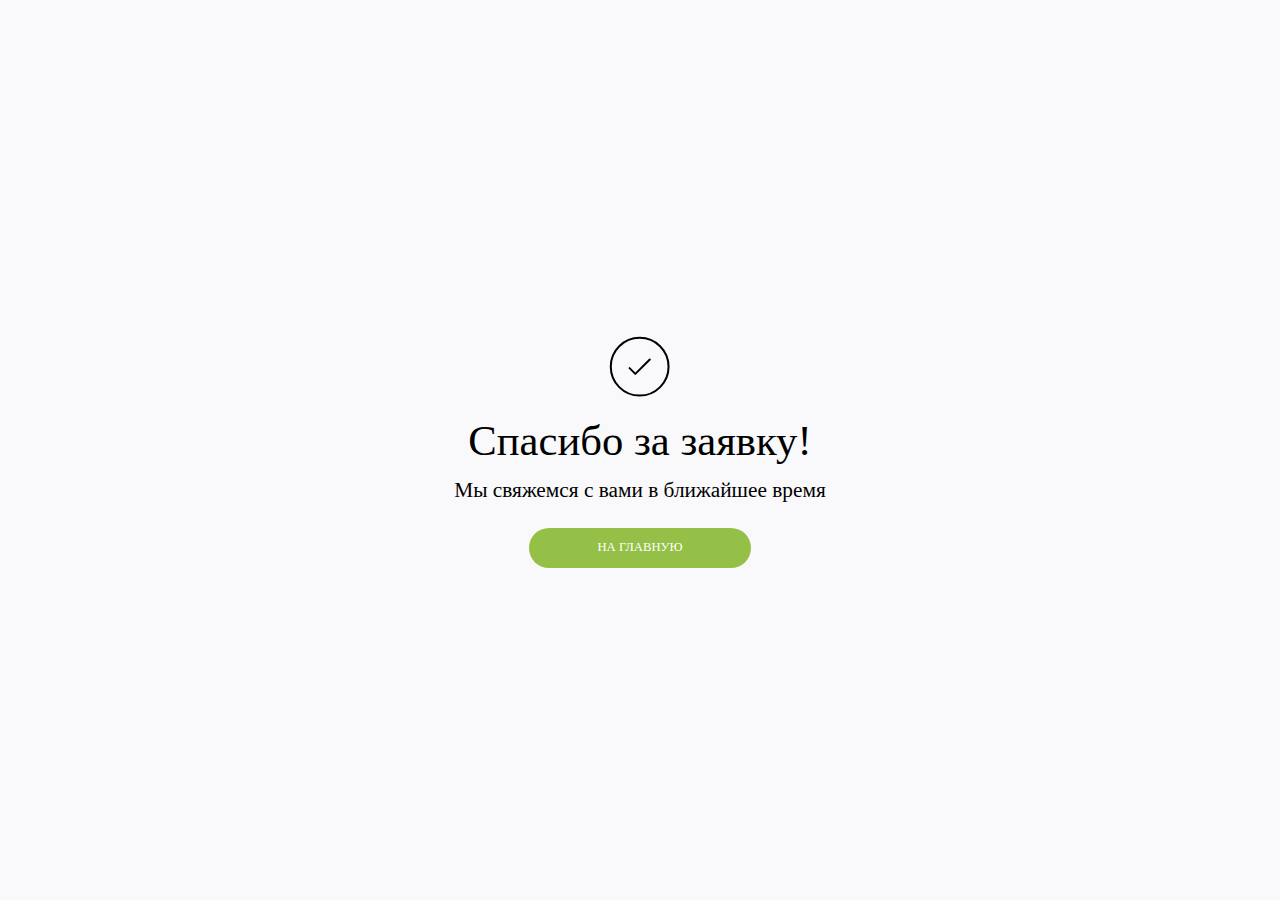
<file: thanks.html>
<!DOCTYPE html>
<html lang="ru-RU">
<head>
    <meta charset="UTF-8">
    <meta name="viewport" content="width=device-width, initial-scale=1.0">

    <title>Спасибо за заявку!</title>
    <meta name="description" content="">

    <link rel="icon" type="image/png" href="favicon/fav.png" />
<link rel="icon" href="favicon/fav.png" />

    <meta property="og:title" content="" />
    <meta property="og:description"  content="" />
    <meta property="og:url" content="" />
    <meta property="og:image" content="images/global/soc.jpg" />

    <link rel="stylesheet" type="text/css" href="css/main.css">
    
    <meta name="format-detection" content="telephone=no">
    
</head>
<body>

    <div id="thanks" class="thanks">
    <div class="container">
        <div class="thanks__body box">
            <div class="m:center-y w-full">
                <div class="wow fadeIn box-center-x mb-10">
                    <svg class="icon t:size-82 t:size-104@lg  icon--no-fill" viewBox="0 0 104 104" fill="none" xmlns="http://www.w3.org/2000/svg">
                        <circle cx="52" cy="52" r="43.3333" stroke="#000000" stroke-width="3"/>
                        <path d="M36.8333 54.1666L45.5 62.8333L67.1667 41.1666" stroke="#000000" stroke-width="3" stroke-linecap="round" stroke-linejoin="round"/>
                    </svg>
                </div>
                <h2 class="thank__title title title--size-md t:size-64@lg mb-10 t:center wow fadeIn delay-100">Спасибо <br class="m:hide@md"> за заявку!</h2>
                <p class="t:center t:size-16 t:size-32@lg mb-20 mb-40@lg wow fadeIn delay-200">Мы свяжемся с вами <br class="m:hide@md"> в ближайшее время</p>
                <a href="/" class="btn btn-primary btn--theme-primary btn-primary--md w-full mw-332 m:center-x wow fadeIn delay-400">
                    <span class="t:uppercase">На главную</span>
                </a>
            </div>
        </div>
    </div>
</div>


    <script defer src="js/libraries/libraries.js"></script>
    <script defer defer src="js/main/main.js"></script>
    
</body>
</html>
</file>
<file: css/main.css>
:root{--scroll-offset:0px;--animation-left:-100%;--animation-right:100%;--animation-top:-100%;--animation-bottom:100%;--columns:12;--adaptive-box:100%;--body-font-size:0.14rem;--gap-x:0.1rem;--gap-y:0.1rem;--container-gap:0.1rem}body{line-height:156%;font-weight:400;font-size:var(--body-font-size);font-family:"IBM Plex Sans";margin:0;color:#000;background-color:#f9f9fb;min-height:100vh;display:flex;flex-direction:column}*,:after,:before{-webkit-box-sizing:border-box;box-sizing:border-box}html{-webkit-text-size-adjust:none;-moz-text-size-adjust:none;-ms-text-size-adjust:none;text-size-adjust:none}img{display:block;max-width:100%}a{text-decoration:none;-webkit-transition-duration:.4s;-o-transition-duration:.4s;transition-duration:.4s}table{border-collapse:collapse;border-spacing:0}ul{list-style:none}h1,h2,h3,h4,h5,ol,p,ul{margin:0;padding:0}iframe{border:0}b,strong{font-weight:700}button,input,optgroup,select,textarea{margin:0;padding:0;outline:none;font-family:inherit;font-size:inherit;line-height:inherit;background:transparent;border:0}input[type=number]::-webkit-inner-spin-button,input[type=number]::-webkit-outer-spin-button{-webkit-appearance:none;margin:0}input[type=number]{-moz-appearance:textfield}input[type=number]:focus,input[type=number]:hover{-moz-appearance:number-input}button{cursor:pointer;-webkit-tap-highlight-color:transparent}input::-webkit-input-placeholder, textarea::-webkit-input-placeholder{opacity:1;color:currentColor}input::-moz-placeholder, textarea::-moz-placeholder{opacity:1;color:currentColor}input::-ms-input-placeholder, textarea::-ms-input-placeholder{opacity:1;color:currentColor}input::placeholder,textarea::placeholder{opacity:1;color:currentColor}:root{--width-max-window:100vw;--width-min-window:320;--width-min-window-px:320px;--min-value:100;--min-value-px:100px;--max-value:150;--layout-size:480;font-size:calc(var(--min-value-px) + (var(--max-value) - var(--min-value)) * ((var(--width-max-window) - var(--width-min-window-px)) / (var(--layout-size) - var(--width-min-window))))}.grid,.grid-flex{--grid-gap-x:var(--gap-x);--grid-gap-y:var(--gap-y);--grid-columns:var(--columns)}.container,.container-full,.container\@lg,.container\@md,.container\@xs{--local-container-gap:var(--container-gap);--dp-block:block;display:var(--dp-block);width:100%;padding-left:var(--local-container-gap);padding-right:var(--local-container-gap);margin-left:auto;margin-right:auto}br{--dp-inline:inline;display:var(--dp-inline)}.icon{width:1em;height:1em;--dp-block:block;display:var(--dp-block);flex:0 0 auto;fill:currentColor;-webkit-transition:all .4s 0s;-o-transition:all .4s 0s;transition:all .4s 0s;position:relative}.icon--no-fill{fill:none}.icon--only-stroke,.icon--stroke{stroke:currentColor}.icon--only-stroke{fill:none}.loader{height:1em;width:1em;display:block;overflow:hidden;position:relative}.loader:after,.loader:before{content:"";position:absolute;top:0;left:0;right:0;bottom:0;border:3px solid currentColor;border-radius:50%}.loader:after{opacity:.15}.loader:before{border-bottom-color:transparent;border-top-color:transparent;-webkit-animation:f 1.5s linear infinite;animation:f 1.5s linear infinite}.loader--center{position:absolute;top:50%;left:50%;-webkit-transform:translate3d(-50%,-50%,0);transform:translate3d(-50%,-50%,0)}.loader--size-sm{font-size:.4rem}.loader--size-md{font-size:.6rem}.loader--size-lg{font-size:.8rem}.adaptive-box{position:relative;width:100%;--dp-block:block;display:var(--dp-block)}.adaptive-box:after{content:"";padding:0 0 var(--adaptive-box);width:100%;display:block}.adaptive-box>*{position:absolute}.adaptive-box__image,.adaptive-box__item{position:absolute;z-index:2;width:100%;height:100%;left:0;top:0}.adaptive-box__image{-o-object-fit:cover;object-fit:cover}.link{color:currentColor}.link:active{color:red}.link-decor{color:currentColor;position:relative}.link-decor:before{content:"";position:absolute;bottom:-2px;width:100%;border-bottom:1px solid currentColor;-webkit-transform:scaleX(0);transform:scaleX(0);-webkit-transition-duration:.4s;-o-transition-duration:.4s;transition-duration:.4s}.link--line{text-decoration:underline}.list li{position:relative;padding-left:.15rem}.list li:not(:last-child){margin-bottom:.1rem}.list li:before{content:"";position:absolute;left:0;top:.08rem;height:1em;width:1em;font-size:.08rem;border-radius:50%;background-color:#000}.animation{-webkit-animation-play-state:paused;animation-play-state:paused;-webkit-animation-duration:2s;animation-duration:2s;-webkit-animation-fill-mode:both;animation-fill-mode:both}.animation.start{-webkit-animation-play-state:running;animation-play-state:running}@-webkit-keyframes a{0%{opacity:0}to{opacity:1}}@keyframes a{0%{opacity:0}to{opacity:1}}.fadeIn{-webkit-animation-name:a;animation-name:a}@-webkit-keyframes b{0%{opacity:0;-webkit-transform:translate3d(0,var(--animation-bottom),0);transform:translate3d(0,var(--animation-bottom),0)}to{opacity:1;-webkit-transform:translateZ(0);transform:translateZ(0)}}@keyframes b{0%{opacity:0;-webkit-transform:translate3d(0,var(--animation-bottom),0);transform:translate3d(0,var(--animation-bottom),0)}to{opacity:1;-webkit-transform:translateZ(0);transform:translateZ(0)}}.fadeInUp{-webkit-animation-name:b;animation-name:b}@-webkit-keyframes c{0%{opacity:0;-webkit-transform:translate3d(var(--animation-left),0,0);transform:translate3d(var(--animation-left),0,0)}to{opacity:1;-webkit-transform:translateZ(0);transform:translateZ(0)}}@keyframes c{0%{opacity:0;-webkit-transform:translate3d(var(--animation-left),0,0);transform:translate3d(var(--animation-left),0,0)}to{opacity:1;-webkit-transform:translateZ(0);transform:translateZ(0)}}.fadeInLeft{-webkit-animation-name:c;animation-name:c}@-webkit-keyframes d{0%{opacity:0;-webkit-transform:translate3d(var(--animation-right),0,0);transform:translate3d(var(--animation-right),0,0)}to{opacity:1;-webkit-transform:translateZ(0);transform:translateZ(0)}}@keyframes d{0%{opacity:0;-webkit-transform:translate3d(var(--animation-right),0,0);transform:translate3d(var(--animation-right),0,0)}to{opacity:1;-webkit-transform:translateZ(0);transform:translateZ(0)}}.fadeInRight{-webkit-animation-name:d;animation-name:d}@-webkit-keyframes e{0%{-webkit-transform:translate3d(0,var(--animation-bottom),0);transform:translate3d(0,var(--animation-bottom),0)}to{-webkit-transform:translateZ(0);transform:translateZ(0)}}@keyframes e{0%{-webkit-transform:translate3d(0,var(--animation-bottom),0);transform:translate3d(0,var(--animation-bottom),0)}to{-webkit-transform:translateZ(0);transform:translateZ(0)}}.slideInUp{-webkit-animation-name:e;animation-name:e}@-webkit-keyframes f{to{-webkit-transform:rotate(1turn);transform:rotate(1turn)}}@keyframes f{to{-webkit-transform:rotate(1turn);transform:rotate(1turn)}}@-webkit-keyframes loading-n{to{-webkit-transform:rotate(-2turn);transform:rotate(-2turn)}}@keyframes loading-n{to{-webkit-transform:rotate(-2turn);transform:rotate(-2turn)}}.title{--dp-block:block;display:var(--dp-block);font-weight:400;line-height:normal;word-wrap:break-word}.text--size-sm,.title--size-lg,.title--size-md,.title--size-sm{font-size:.24rem}.text--size-md{font-size:.2rem}.text--size-lg{font-size:.24rem}.btn{position:relative;text-decoration:none;-webkit-transition-duration:.4s;-o-transition-duration:.4s;transition-duration:.4s;cursor:pointer;-webkit-tap-highlight-color:transparent}.btn-primary{--dp-flex:flex;display:var(--dp-flex);align-items:center;justify-content:center;font-weight:500;border-radius:500px}.btn-primary._icon{justify-content:space-between}.btn-primary--sm{min-height:.5rem;padding:.1rem .2rem}.btn-primary--md{min-height:.6rem;padding:.1rem .25rem}.btn-primary--lg{min-height:.7rem;padding:.1rem .3rem}.btn-circle{--dp-flex:flex;display:var(--dp-flex);align-items:center;justify-content:center;height:1em;width:1em;font-size:2rem;border-radius:50%}.btn-circle>span{font-size:medium}.btn-play{--dp-flex:flex;display:var(--dp-flex);align-items:center;justify-content:center;height:1em;width:1em;font-size:1rem;border-radius:50%}.btn-play .icon{font-size:.36em}.btn--theme-primary{background-color:#95c047;color:#fff}.btn--theme-primary .icon{color:#fff}.btn--theme-primary:active{background-color:#7aa52d}.btn--theme-outline{border:1px solid #95c047;color:#95c047}.btn--theme-outline .icon{color:#95c047}.btn--theme-outline:active{color:#fff;border-color:#7aa52d;background:#7aa52d}.btn--theme-outline:active .icon{color:#fff}.form{display:flex;flex-direction:column}.form-field{--dp-flex:flex;display:var(--dp-flex);align-items:center;position:relative;width:100%;font-size:.18rem;border:1px solid #95c047;--field-input-color:#000}.form-field__input{color:var(--field-input-color);width:100%;display:block}.form-field__input::-webkit-input-placeholder{opacity:0}.form-field__input::-moz-placeholder{opacity:0}.form-field__input::-ms-input-placeholder{opacity:0}.form-field__input::placeholder{opacity:0}.form-field__input:not(:-moz-placeholder-shown)~.form-field__text{opacity:0}.form-field__input:focus~.form-field__text,.form-field__input:not(:placeholder-shown)~.form-field__text{opacity:0}.form-field__input:-webkit-autofill{-webkit-text-fill-color:var(--field-input-color);-webkit-transition:background-color 500000s ease-in-out 0s;transition:background-color 500000s ease-in-out 0s}.form-field__error,.form-field__input,.form-field__required,.form-field__text{font-size:1em;-webkit-transition-duration:.4s;-o-transition-duration:.4s;transition-duration:.4s;padding:.25rem .4rem}.form-field__error,.form-field__required,.form-field__text{position:absolute;left:0;top:50%;-webkit-transform:translateY(-50%);transform:translateY(-50%);pointer-events:none;width:100%}.form-field__text{color:currentColor}.form-field__text span{color:#95c047}.form-field__error,.form-field__required{color:#95c047;width:100%;opacity:0}.form-field._required>*{opacity:0}.form-field._required .form-field__required{opacity:1}.form-field._error>*{opacity:0}.form-field._error .form-field__error{opacity:1}.form-file{position:relative;display:inline-flex;flex-direction:column;width:100%}.form-file__controller{cursor:pointer;display:flex;align-items:center;justify-content:center;background-color:#000;color:#fff;width:100%;font-size:.24rem;height:.8rem;padding:0 .4rem}.form-file__controller,.form-file__controller:hover{-webkit-transition-duration:.4s;-o-transition-duration:.4s;transition-duration:.4s}.form-file__input{display:none}.form-file__quantity{display:flex;align-items:center;justify-content:center;position:relative;max-width:0;overflow:hidden;-webkit-transition-duration:.1s;-o-transition-duration:.1s;transition-duration:.1s}.form-file__quantity._active{padding-left:15px;max-width:none}.form-file__quantity._active .form-file__loader{opacity:0;-webkit-transition-delay:375ms;-o-transition-delay:375ms;transition-delay:375ms}.form-file__quantity._active .form-file__icon,.form-file__quantity._active .form-file__number{opacity:1;-webkit-transition-delay:375ms;-o-transition-delay:375ms;transition-delay:375ms}.form-file__loader{position:absolute;z-index:2;-webkit-transition-duration:.15s;-o-transition-duration:.15s;transition-duration:.15s}.form-file__number{margin-left:6px}.form-file__icon,.form-file__number{opacity:0;-webkit-transition-duration:.3s;-o-transition-duration:.3s;transition-duration:.3s}.form-textarea{position:relative;display:block;border:1px solid #b9b9b9;-webkit-transition-duration:.4s;-o-transition-duration:.4s;transition-duration:.4s}.form-textarea__input{resize:none}.form-textarea__input::-webkit-input-placeholder{opacity:0}.form-textarea__input::-moz-placeholder{opacity:0}.form-textarea__input::-ms-input-placeholder{opacity:0}.form-textarea__input::placeholder{opacity:0}.form-textarea__input:not(:-moz-placeholder-shown)~.form-textarea__text{opacity:0}.form-textarea__input:focus~.form-textarea__text,.form-textarea__input:not(:placeholder-shown)~.form-textarea__text{opacity:0}.form-textarea__input,.form-textarea__required,.form-textarea__text{width:100%;font-size:1em;-webkit-transition-duration:.4s;-o-transition-duration:.4s;transition-duration:.4s;padding:.25rem .4rem}.form-textarea__required,.form-textarea__text{position:absolute;left:0;top:0;z-index:2;pointer-events:none}.form-textarea__text span{color:#95c047}.form-textarea__required{opacity:0}.form-textarea._required{border-color:#95c047}.form-textarea._required .form-textarea__text{opacity:0}.form-textarea._required .form-textarea__required{opacity:1}.form-radio-group{display:flex;flex-wrap:wrap}.form-radio{margin:0 size-x(20) size-x(20) 0;display:block;position:relative}.form-radio__input{opacity:0;font-size:0;position:absolute;left:0;top:0;height:100%;width:100%;z-index:2;cursor:pointer}.form-radio__input:hover~.form-radio__controller{background-color:#000;color:#fff}.form-radio__input:checked{cursor:auto}.form-radio__input:checked~.form-radio__controller{background-color:#000;color:#fff}.form-radio__box{position:relative;z-index:1;border:1px solid currentColor;-webkit-transition-duration:.4s;-o-transition-duration:.4s;transition-duration:.4s;padding:size-x(18) size-x(42);display:block}.form-checkbox{position:relative;display:inline-flex;flex:0 0 auto;font-size:.28rem;align-items:center;justify-content:center}.form-checkbox__input{position:absolute;top:0;left:0;width:100%;height:100%;opacity:0;z-index:2;cursor:pointer}.form-checkbox__input:checked~.form-checkbox__decor{border-color:#000;--checkbox-decor-size:1}.form-checkbox__input:checked~.icon{opacity:1}.form-checkbox__decor{position:relative;height:1em;width:1em;border:1px solid #000;--checkbox-decor-size:0}.form-checkbox__decor:before{content:"";position:absolute;top:50%;left:50%;-webkit-transition-duration:.4s;-o-transition-duration:.4s;transition-duration:.4s;height:.714em;width:.714em;-webkit-transform:translate3d(-50%,-50%,0) scale(var(--checkbox-decor-size));transform:translate3d(-50%,-50%,0) scale(var(--checkbox-decor-size));background-color:#000}.form-checkbox--icon{border:1px solid #000;color:#000;height:1em;width:1em}.form-checkbox--icon .icon{position:absolute;opacity:0;font-size:.6em;margin-top:.05em;-webkit-transition-timing-function:linear;-o-transition-timing-function:linear;transition-timing-function:linear}.form-send{position:relative;z-index:20}.form-send__message{display:none;position:absolute;padding:1em;width:100%;left:0;bottom:calc(100% + 8px);border-radius:.12rem;text-align:center;-webkit-box-shadow:0 4px .4rem rgba(28,46,64,.06);box-shadow:0 4px .4rem rgba(28,46,64,.06);background:#000;color:#fff}.form-send__message:before{content:"";position:absolute;border:8px solid transparent;border-top:8px solid #000;top:100%;left:calc(50% - 8px)}.form-send .btn{width:100%}.form-send__loading{position:relative}.form-send__loading span{height:2em;width:2em;border-radius:50%;border:2px solid currentColor;display:block;margin:0 auto;border-bottom:0;border-right:0;-webkit-animation:f .5s infinite linear;animation:f .5s infinite linear}.form-send__error,.form-send__success{display:none}.swiper,:host{position:relative;display:block;margin-left:auto;margin-right:auto;z-index:1}.swiper{overflow:hidden;overflow:clip;list-style:none;padding:0}.swiper-vertical>.swiper-wrapper{flex-direction:column}.swiper-wrapper{position:relative;width:100%;height:100%;z-index:1;display:flex;-webkit-transition-property:-webkit-transform;transition-property:-webkit-transform;-o-transition-property:transform;transition-property:transform;transition-property:transform, -webkit-transform;-webkit-transition-timing-function:ease;-o-transition-timing-function:ease;transition-timing-function:ease;-webkit-box-sizing:content-box;box-sizing:content-box}.swiper-android .swiper-slide,.swiper-ios .swiper-slide,.swiper-wrapper{-webkit-transform:translateZ(0);transform:translateZ(0)}.swiper-horizontal{touch-action:pan-y}.swiper-vertical{touch-action:pan-x}.swiper-slide{flex-shrink:0;width:100%;height:100%;position:relative;-webkit-transition-property:-webkit-transform;transition-property:-webkit-transform;-o-transition-property:transform;transition-property:transform;transition-property:transform, -webkit-transform;display:block}.swiper-slide-invisible-blank{visibility:hidden}.swiper-autoheight,.swiper-autoheight .swiper-slide{height:auto}.swiper-autoheight .swiper-wrapper{align-items:flex-start;-webkit-transition-property:height,-webkit-transform;transition-property:height,-webkit-transform;-o-transition-property:transform,height;transition-property:transform,height;transition-property:transform,height,-webkit-transform}.swiper-backface-hidden .swiper-slide{-webkit-transform:translateZ(0);transform:translateZ(0);-webkit-backface-visibility:hidden;backface-visibility:hidden}.swiper-3d.swiper-css-mode .swiper-wrapper{-webkit-perspective:1200px;perspective:1200px}.swiper-3d .swiper-wrapper{-webkit-transform-style:preserve-3d;transform-style:preserve-3d}.swiper-3d{-webkit-perspective:1200px;perspective:1200px}.swiper-3d .swiper-cube-shadow,.swiper-3d .swiper-slide{-webkit-transform-style:preserve-3d;transform-style:preserve-3d}.swiper-css-mode>.swiper-wrapper{overflow:auto;scrollbar-width:none;-ms-overflow-style:none}.swiper-css-mode>.swiper-wrapper::-webkit-scrollbar{display:none}.swiper-css-mode>.swiper-wrapper>.swiper-slide{scroll-snap-align:start start}.swiper-css-mode.swiper-horizontal>.swiper-wrapper{-ms-scroll-snap-type:x mandatory;scroll-snap-type:x mandatory}.swiper-css-mode.swiper-vertical>.swiper-wrapper{-ms-scroll-snap-type:y mandatory;scroll-snap-type:y mandatory}.swiper-css-mode.swiper-free-mode>.swiper-wrapper{-ms-scroll-snap-type:none;scroll-snap-type:none}.swiper-css-mode.swiper-free-mode>.swiper-wrapper>.swiper-slide{scroll-snap-align:none}.swiper-css-mode.swiper-centered>.swiper-wrapper:before{content:"";flex-shrink:0;order:9999}.swiper-css-mode.swiper-centered>.swiper-wrapper>.swiper-slide{scroll-snap-align:center center;scroll-snap-stop:always}.swiper-css-mode.swiper-centered.swiper-horizontal>.swiper-wrapper>.swiper-slide:first-child{-webkit-margin-start:var(--swiper-centered-offset-before);margin-inline-start:var(--swiper-centered-offset-before)}.swiper-css-mode.swiper-centered.swiper-horizontal>.swiper-wrapper:before{height:100%;min-height:1px;width:var(--swiper-centered-offset-after)}.swiper-css-mode.swiper-centered.swiper-vertical>.swiper-wrapper>.swiper-slide:first-child{-webkit-margin-before:var(--swiper-centered-offset-before);margin-block-start:var(--swiper-centered-offset-before)}.swiper-css-mode.swiper-centered.swiper-vertical>.swiper-wrapper:before{width:100%;min-width:1px;height:var(--swiper-centered-offset-after)}.swiper-3d .swiper-slide-shadow,.swiper-3d .swiper-slide-shadow-bottom,.swiper-3d .swiper-slide-shadow-left,.swiper-3d .swiper-slide-shadow-right,.swiper-3d .swiper-slide-shadow-top{position:absolute;left:0;top:0;width:100%;height:100%;pointer-events:none;z-index:10}.swiper-3d .swiper-slide-shadow{background:rgba(0,0,0,.15)}.swiper-3d .swiper-slide-shadow-left{background-image:-webkit-gradient(linear,right top, left top,from(rgba(0,0,0,.5)),to(transparent));background-image:-o-linear-gradient(right,rgba(0,0,0,.5),transparent);background-image:linear-gradient(270deg,rgba(0,0,0,.5),transparent)}.swiper-3d .swiper-slide-shadow-right{background-image:-webkit-gradient(linear,left top, right top,from(rgba(0,0,0,.5)),to(transparent));background-image:-o-linear-gradient(left,rgba(0,0,0,.5),transparent);background-image:linear-gradient(90deg,rgba(0,0,0,.5),transparent)}.swiper-3d .swiper-slide-shadow-top{background-image:-webkit-gradient(linear,left bottom, left top,from(rgba(0,0,0,.5)),to(transparent));background-image:-o-linear-gradient(bottom,rgba(0,0,0,.5),transparent);background-image:linear-gradient(0deg,rgba(0,0,0,.5),transparent)}.swiper-3d .swiper-slide-shadow-bottom{background-image:-webkit-gradient(linear,left top, left bottom,from(rgba(0,0,0,.5)),to(transparent));background-image:-o-linear-gradient(top,rgba(0,0,0,.5),transparent);background-image:linear-gradient(180deg,rgba(0,0,0,.5),transparent)}.swiper-lazy-preloader{width:42px;height:42px;position:absolute;left:50%;top:50%;margin-left:-21px;margin-top:-21px;z-index:10;-webkit-transform-origin:50%;transform-origin:50%;-webkit-box-sizing:border-box;box-sizing:border-box;border:4px solid var(--swiper-preloader-color,var(--swiper-theme-color));border-radius:50%;border-top-color:transparent}.swiper-watch-progress .swiper-slide-visible .swiper-lazy-preloader,.swiper:not(.swiper-watch-progress) .swiper-lazy-preloader{-webkit-animation:h 1s infinite linear;animation:h 1s infinite linear}.swiper-lazy-preloader-white{--swiper-preloader-color:#fff}.swiper-lazy-preloader-black{--swiper-preloader-color:#000}@-webkit-keyframes h{0%{-webkit-transform:rotate(0deg);transform:rotate(0deg)}to{-webkit-transform:rotate(1turn);transform:rotate(1turn)}}@keyframes h{0%{-webkit-transform:rotate(0deg);transform:rotate(0deg)}to{-webkit-transform:rotate(1turn);transform:rotate(1turn)}}.swiper .swiper-notification{position:absolute;left:0;top:0;pointer-events:none;opacity:0;z-index:-1000}.swiper-cards{overflow:visible}.swiper-cards .swiper-slide{-webkit-transform-origin:center bottom;transform-origin:center bottom;-webkit-backface-visibility:hidden;backface-visibility:hidden;overflow:hidden}.swiper-creative .swiper-slide{-webkit-backface-visibility:hidden;backface-visibility:hidden;overflow:hidden;-webkit-transition-property:opacity,height,-webkit-transform;transition-property:opacity,height,-webkit-transform;-o-transition-property:transform,opacity,height;transition-property:transform,opacity,height;transition-property:transform,opacity,height,-webkit-transform}.swiper-cube{overflow:visible}.swiper-cube .swiper-slide{pointer-events:none;-webkit-backface-visibility:hidden;backface-visibility:hidden;z-index:1;visibility:hidden;-webkit-transform-origin:0 0;transform-origin:0 0;width:100%;height:100%}.swiper-cube .swiper-slide .swiper-slide{pointer-events:none}.swiper-cube.swiper-rtl .swiper-slide{-webkit-transform-origin:100% 0;transform-origin:100% 0}.swiper-cube .swiper-slide-active,.swiper-cube .swiper-slide-active .swiper-slide-active{pointer-events:auto}.swiper-cube .swiper-slide-active,.swiper-cube .swiper-slide-next,.swiper-cube .swiper-slide-prev{pointer-events:auto;visibility:visible}.swiper-cube .swiper-cube-shadow{position:absolute;left:0;bottom:0;width:100%;height:100%;opacity:.6;z-index:0}.swiper-cube .swiper-cube-shadow:before{content:"";background:#000;position:absolute;left:0;top:0;bottom:0;right:0;-webkit-filter:blur(50px);filter:blur(50px)}.swiper-cube .swiper-slide-next+.swiper-slide{pointer-events:auto;visibility:visible}.swiper-cube .swiper-slide-shadow-cube.swiper-slide-shadow-bottom,.swiper-cube .swiper-slide-shadow-cube.swiper-slide-shadow-left,.swiper-cube .swiper-slide-shadow-cube.swiper-slide-shadow-right,.swiper-cube .swiper-slide-shadow-cube.swiper-slide-shadow-top{z-index:0;-webkit-backface-visibility:hidden;backface-visibility:hidden}.swiper-fade.swiper-free-mode .swiper-slide{-webkit-transition-timing-function:ease-out;-o-transition-timing-function:ease-out;transition-timing-function:ease-out}.swiper-fade .swiper-slide{pointer-events:none;-webkit-transition-property:opacity;-o-transition-property:opacity;transition-property:opacity}.swiper-fade .swiper-slide .swiper-slide{pointer-events:none}.swiper-fade .swiper-slide-active,.swiper-fade .swiper-slide-active .swiper-slide-active{pointer-events:auto}.swiper-flip{overflow:visible}.swiper-flip .swiper-slide{pointer-events:none;-webkit-backface-visibility:hidden;backface-visibility:hidden;z-index:1}.swiper-flip .swiper-slide .swiper-slide{pointer-events:none}.swiper-flip .swiper-slide-active,.swiper-flip .swiper-slide-active .swiper-slide-active{pointer-events:auto}.swiper-flip .swiper-slide-shadow-flip.swiper-slide-shadow-bottom,.swiper-flip .swiper-slide-shadow-flip.swiper-slide-shadow-left,.swiper-flip .swiper-slide-shadow-flip.swiper-slide-shadow-right,.swiper-flip .swiper-slide-shadow-flip.swiper-slide-shadow-top{z-index:0;-webkit-backface-visibility:hidden;backface-visibility:hidden}.swiper-free-mode>.swiper-wrapper{-webkit-transition-timing-function:ease-out;-o-transition-timing-function:ease-out;transition-timing-function:ease-out;margin:0 auto}.swiper-grid>.swiper-wrapper{flex-wrap:wrap}.swiper-grid-column>.swiper-wrapper{flex-wrap:wrap;flex-direction:column}.swiper-button-next,.swiper-button-prev{display:flex;align-items:center;justify-content:center;height:1em;width:1em;font-size:.44rem;cursor:pointer;-webkit-transition-duration:.4s;-o-transition-duration:.4s;transition-duration:.4s}.swiper-button-next .icon,.swiper-button-prev .icon{font-size:1em}.swiper-button-next.swiper-button-disabled,.swiper-button-prev.swiper-button-disabled{opacity:.35;cursor:auto;pointer-events:none}.swiper-button-next.swiper-button-hidden,.swiper-button-prev.swiper-button-hidden{pointer-events:none}.swiper-navigation-disabled .swiper-button-next,.swiper-navigation-disabled .swiper-button-prev{display:none!important}.swiper-button-prev,.swiper-rtl .swiper-button-next{left:10px;right:auto}.swiper-button-prev .icon,.swiper-rtl .swiper-button-next .icon{-webkit-transform:rotate(180deg);transform:rotate(180deg)}.swiper-button-next,.swiper-rtl .swiper-button-prev{right:10px;left:auto}.swiper-button-lock{display:none}.swiper-pagination{-webkit-transition:opacity .3s;-o-transition:opacity .3s;transition:opacity .3s;-webkit-transform:translateZ(0);transform:translateZ(0);z-index:10}.swiper-pagination.swiper-pagination-hidden{opacity:0}.swiper-pagination-disabled>.swiper-pagination,.swiper-pagination.swiper-pagination-disabled{display:none!important}.swiper-pagination.swiper-pagination-horizontal{display:flex}.swiper-pagination.swiper-pagination-vertical{position:absolute}.swiper-horizontal>.swiper-pagination-bullets,.swiper-pagination-bullets.swiper-pagination-horizontal,.swiper-pagination-custom,.swiper-pagination-fraction{bottom:8px;top:auto;left:0;width:100%}.swiper-pagination-bullets-dynamic{overflow:hidden;font-size:0}.swiper-pagination-bullets-dynamic .swiper-pagination-bullet{position:relative}.swiper-pagination-bullet{width:1em;height:1em;display:inline-flex;align-items:center;justify-content:center;border-radius:50%;background:#a3a3a3;font-size:24px;flex:0 0 auto;-webkit-transition-duration:.4s;-o-transition-duration:.4s;transition-duration:.4s}.swiper-pagination-bullet:not(:last-child){margin-right:.5em}.swiper-pagination-clickable .swiper-pagination-bullet{cursor:pointer}.swiper-pagination-bullet:only-child{display:none!important}.swiper-pagination-bullet-active{background:#000}.swiper-pagination-vertical.swiper-pagination-bullets,.swiper-vertical>.swiper-pagination-bullets{right:8px;left:auto;top:50%;-webkit-transform:translate3d(0,-50%,0);transform:translate3d(0,-50%,0)}.swiper-pagination-vertical.swiper-pagination-bullets .swiper-pagination-bullet,.swiper-vertical>.swiper-pagination-bullets .swiper-pagination-bullet{display:block}.swiper-pagination-vertical.swiper-pagination-bullets .swiper-pagination-bullet:not(:last-child),.swiper-vertical>.swiper-pagination-bullets .swiper-pagination-bullet:not(:last-child){margin-bottom:.5em}.swiper-pagination-vertical.swiper-pagination-bullets.swiper-pagination-bullets-dynamic,.swiper-vertical>.swiper-pagination-bullets.swiper-pagination-bullets-dynamic{top:50%;-webkit-transform:translateY(-50%);transform:translateY(-50%);width:8px}.swiper-pagination-vertical.swiper-pagination-bullets.swiper-pagination-bullets-dynamic .swiper-pagination-bullet,.swiper-vertical>.swiper-pagination-bullets.swiper-pagination-bullets-dynamic .swiper-pagination-bullet{display:inline-block;-webkit-transition:top .2s,-webkit-transform .2s;transition:top .2s,-webkit-transform .2s;-o-transition:transform .2s,top .2s;transition:transform .2s,top .2s;transition:transform .2s,top .2s,-webkit-transform .2s}.swiper-horizontal>.swiper-pagination-bullets.swiper-pagination-bullets-dynamic,.swiper-pagination-horizontal.swiper-pagination-bullets.swiper-pagination-bullets-dynamic{white-space:nowrap}.swiper-horizontal>.swiper-pagination-bullets.swiper-pagination-bullets-dynamic .swiper-pagination-bullet,.swiper-pagination-horizontal.swiper-pagination-bullets.swiper-pagination-bullets-dynamic .swiper-pagination-bullet{-webkit-transition:left .2s,-webkit-transform .2s;transition:left .2s,-webkit-transform .2s;-o-transition:transform .2s,left .2s;transition:transform .2s,left .2s;transition:transform .2s,left .2s,-webkit-transform .2s}.swiper-horizontal.swiper-rtl>.swiper-pagination-bullets-dynamic .swiper-pagination-bullet{-webkit-transition:right .2s,-webkit-transform .2s;transition:right .2s,-webkit-transform .2s;-o-transition:transform .2s,right .2s;transition:transform .2s,right .2s;transition:transform .2s,right .2s,-webkit-transform .2s}.swiper-pagination-progressbar{background:rgba(0,0,0,.25);border-radius:.2rem;overflow:hidden}.swiper-pagination-progressbar .swiper-pagination-progressbar-fill{background:#7c7c7c;position:absolute;left:0;top:0;width:100%;height:100%;-webkit-transform:scale(0);transform:scale(0);-webkit-transform-origin:left top;transform-origin:left top}.swiper-rtl .swiper-pagination-progressbar .swiper-pagination-progressbar-fill{-webkit-transform-origin:right top;transform-origin:right top}.swiper-horizontal>.swiper-pagination-progressbar,.swiper-pagination-progressbar.swiper-pagination-horizontal,.swiper-pagination-progressbar.swiper-pagination-vertical.swiper-pagination-progressbar-opposite,.swiper-vertical>.swiper-pagination-progressbar.swiper-pagination-progressbar-opposite{width:100%;height:8px;left:0;top:0}.swiper-horizontal>.swiper-pagination-progressbar.swiper-pagination-progressbar-opposite,.swiper-pagination-progressbar.swiper-pagination-horizontal.swiper-pagination-progressbar-opposite,.swiper-pagination-progressbar.swiper-pagination-vertical,.swiper-vertical>.swiper-pagination-progressbar{width:8px;height:100%;left:0;top:0}.swiper-pagination-lock{display:none}.swiper-scrollbar{border-radius:20px;position:relative;-ms-touch-action:none;background:rgba(0,0,0,.1)}.swiper-scrollbar-disabled>.swiper-scrollbar,.swiper-scrollbar.swiper-scrollbar-disabled{display:none!important}.swiper-horizontal>.swiper-scrollbar,.swiper-scrollbar.swiper-scrollbar-horizontal{width:100%;z-index:50;height:.1rem}.swiper-scrollbar.swiper-scrollbar-vertical,.swiper-vertical>.swiper-scrollbar{position:absolute;left:auto;right:4px;top:1%;z-index:50;width:4px;height:98%}.swiper-scrollbar-drag{height:100%;width:100%;position:relative;background:rgba(0,0,0,.5);border-radius:20px;left:0;top:0}.swiper-scrollbar-cursor-drag{cursor:move}.swiper-scrollbar-lock{display:none}.swiper-virtual .swiper-slide{-webkit-backface-visibility:hidden;-webkit-transform:translateZ(0);transform:translateZ(0)}.swiper-virtual.swiper-css-mode .swiper-wrapper:after{content:"";position:absolute;left:0;top:0;pointer-events:none}.swiper-virtual.swiper-css-mode.swiper-horizontal .swiper-wrapper:after{height:1px;width:var(--swiper-virtual-size)}.swiper-virtual.swiper-css-mode.swiper-vertical .swiper-wrapper:after{width:1px;height:var(--swiper-virtual-size)}.swiper-zoom-container{width:100%;height:100%;display:flex;justify-content:center;align-items:center;text-align:center}.swiper-zoom-container>canvas,.swiper-zoom-container>img,.swiper-zoom-container>svg{max-width:100%;max-height:100%;-o-object-fit:contain;object-fit:contain}.swiper-slide-zoomed{cursor:move;touch-action:none}.wow{-webkit-animation-play-state:paused;animation-play-state:paused;-webkit-animation-duration:2s;animation-duration:2s;-webkit-animation-fill-mode:both;animation-fill-mode:both}.header-select,.header-select-block{position:relative}.nice-select{padding-right:10px}.scroll-offset{overflow:hidden!important;--scroll-offset:var(--scroll-offset-init)}.scroll-offset[data-scroll-offset],.scroll-offset [data-scroll-offset]{padding-right:var(--scroll-offset)}.modal{position:fixed;top:0;left:0;width:100vw;height:100vh;z-index:999;display:none;overflow:hidden}.modal._index{z-index:1999}.modal__wrapper{overflow-x:hidden;overflow-y:auto}.modal__container,.modal__wrapper{height:100%;width:100%;display:flex}.modal__container{flex-direction:column}.modal__bg-close{position:absolute;left:0;top:0;width:100%;height:100%}.modal__box{margin:auto;padding-bottom:1rem}.modal__close{height:1em;width:1em;border-radius:50%;display:flex;align-items:center;justify-content:center;font-size:.4rem}.modal__close .icon{font-size:.33333em}.modal--theme-primary{background:#fff}.modal--theme-secondary{background-color:rgba(0,0,0,.5);-webkit-backdrop-filter:blur(4px);backdrop-filter:blur(4px)}.questions{display:flex;flex-direction:column}.questions-item{margin-bottom:.25rem}.questions-item._active .questions-item__toggel ._plus:after{-webkit-transform:rotate(-45deg);transform:rotate(-45deg)}.questions-item._active .questions-item__toggel ._plus:before{-webkit-transform:rotate(45deg);transform:rotate(45deg)}.questions-item._active .questions-item__toggel._arrow .icon{-webkit-transform:rotate(-90deg);transform:rotate(-90deg)}.questions-item__header{display:flex;align-items:center;cursor:pointer}.questions-item__title{margin-right:.15rem}.questions-item__toggel{margin-left:auto;display:flex;align-items:center;justify-content:center;height:1em;width:1em;font-size:.24rem;flex:0 0 auto}.questions-item__toggel ._plus{height:2px;width:1em;font-size:.5em;position:relative;color:currentColor;flex:0 0 auto}.questions-item__toggel ._plus:after,.questions-item__toggel ._plus:before{content:"";position:absolute;height:100%;width:100%;background:currentColor;-webkit-transition-duration:.4s;-o-transition-duration:.4s;transition-duration:.4s}.questions-item__toggel._arrow .icon,.questions-item__toggel ._plus:after{-webkit-transform:rotate(90deg);transform:rotate(90deg)}.questions-item__body{display:none;padding:.2rem 0 0}.slider,.slider__wrapper{position:relative}.slider-controller{display:flex;align-items:center}.slider-controller .slider-button-group{margin-left:.25rem}.slider-button-group{display:flex;align-items:center}.slider-button-group .slider-button:not(:last-child){margin-right:.25rem}.slider-button{height:1em;width:1em;font-size:.6rem;border-radius:50%;border:1px solid #000;display:flex;align-items:center;justify-content:center;flex:0 0 auto}.slider-button .icon{font-size:.24rem}.slider-button-prev .icon{-webkit-transform:rotate(180deg);transform:rotate(180deg);margin-right:1px}.slider-button.swiper-button-disabled{pointer-events:none;opacity:.7}.slider-button.swiper-button-lock{display:none}.video{--adaptive-box:56.25%}.video._active .video__frame{z-index:4}.video__preview{position:absolute;left:0;top:0;width:100%;height:100%;-o-object-fit:cover;object-fit:cover;z-index:2}.video__btn{z-index:3;position:absolute;top:50%;left:50%;-webkit-transform:translate3d(-50%,-50%,0);transform:translate3d(-50%,-50%,0)}.video__frame{position:absolute;left:0;top:0;width:100%;height:100%;z-index:2}.grid{--dp-grid:grid;display:var(--dp-grid);grid-template-columns:repeat(var(--grid-columns),calc(((100% + var(--grid-gap-x)) / (var(--grid-columns) / 1)) - var(--grid-gap-x)));grid-gap:var(--grid-gap-y) var(--grid-gap-x)}@supports (gap:var(--gap)){.grid{gap:var(--grid-gap-y) var(--grid-gap-x)}}.grid>*{--col:var(--grid-columns);--row:1;--col-start:auto;--row-start:auto;grid-area:var(--row-start)/var(--col-start)/span var(--row)/span var(--col)}.grid[class*=" m:align-"],.grid[class^="m:align-"]{align-items:var(--align);justify-items:var(--justify)}.grid-flex{--dp-flex:flex;display:var(--dp-flex);flex-wrap:wrap;margin:0 calc(var(--grid-gap-x) / -2) calc(var(--grid-gap-y) / -1)}.grid-flex>*{flex:0 0 auto;width:100%;max-width:calc(100% / (var(--grid-columns) / var(--col)));padding:0 calc(var(--grid-gap-x) / 2);margin:0 0 calc(var(--grid-gap-y))}[class*=" m:align-"],[class^="m:align-"]{--align:initial;--justify:initial;align-items:var(--align);justify-content:var(--justify)}.box,.box-center,.box-center-x,.box-center-y,.box-reverse,.box-y,.box-y-reverse{--dp-flex:flex;display:var(--dp-flex)}.item{--dp-block:block;display:var(--dp-block)}.col-1{--col:1}.col-2{--col:2}.col-3{--col:3}.col-4{--col:4}.col-5{--col:5}.col-6{--col:6}.col-7{--col:7}.col-8{--col:8}.col-9{--col:9}.col-10{--col:10}.col-11{--col:11}.col-12{--col:12}.row-1{--row:1}.row-2{--row:2}.row-3{--row:3}.row-4{--row:4}.row-5{--row:5}.row-6{--row:6}.row-7{--row:7}.row-8{--row:8}.row-9{--row:9}.row-10{--row:10}.row-11{--row:11}.row-12{--row:12}.order-0{order:0}.order-1{order:1}.order-2{order:2}.order-3{order:3}.order-4{order:4}.order-5{order:5}.order-6{order:6}.order-7{order:7}.order-8{order:8}.order-9{order:9}.order-10{order:10}.order-11{order:11}.order-12{order:12}.g\:columns-2{--grid-columns:2}.g\:columns-3{--grid-columns:3}.g\:columns-4{--grid-columns:4}.g\:columns-5{--grid-columns:5}.g\:columns-6{--grid-columns:6}.g\:columns-7{--grid-columns:7}.g\:columns-8{--grid-columns:8}.g\:columns-9{--grid-columns:9}.g\:columns-10{--grid-columns:10}.g\:columns-11{--grid-columns:11}.g\:columns-12{--grid-columns:12}.g\:cs-1{--col-start:1}.g\:cs-2{--col-start:2}.g\:cs-3{--col-start:3}.g\:cs-4{--col-start:4}.g\:cs-5{--col-start:5}.g\:cs-6{--col-start:6}.g\:cs-7{--col-start:7}.g\:cs-8{--col-start:8}.g\:cs-9{--col-start:9}.g\:cs-10{--col-start:10}.g\:cs-11{--col-start:11}.g\:cs-auto{--col-start:auto}.g\:col-auto{--col:auto}.g\:gap-0{--local-container-gap:0px;--grid-gap-x:0px;--grid-gap-y:0px;--gap-n:0px}.g\:gap-n{--gap-n:calc(var(--local-container-gap) / -1);margin-right:var(--gap-n);margin-left:var(--gap-n)}.g\:gap-x{--grid-gap-x:var(--gap-x)}.g\:gap-x-0{--grid-gap-x:0px}.g\:gap-y{--grid-gap-y:var(--gap-y)}.g\:gap-y-0{--grid-gap-y:0px}.g\:rs-1{--row-start:1}.g\:rs-2{--row-start:2}.g\:rs-3{--row-start:3}.g\:rs-4{--row-start:4}.g\:rs-5{--row-start:5}.g\:rs-6{--row-start:6}.g\:rs-7{--row-start:7}.g\:rs-8{--row-start:8}.g\:rs-9{--row-start:9}.g\:rs-10{--row-start:10}.g\:rs-11{--row-start:11}.g\:rs-auto{--row-start:auto}.g\:rows-fixed{grid-auto-rows:1fr}.t\:100{font-weight:100}.t\:200{font-weight:200}.t\:300{font-weight:300}.t\:400{font-weight:400}.t\:500{font-weight:500}.t\:600{font-weight:600}.t\:700{font-weight:700}.t\:800{font-weight:800}.t\:900{font-weight:900}.t\:left{text-align:left}.t\:right{text-align:right}.t\:center{text-align:center}.t\:italic{font-style:italic}.t\:no-italic{font-style:normal}.t\:uppercase{text-transform:uppercase}.t\:transform-none{text-transform:none}.inline{--dp-inline:inline;display:var(--dp-inline)}.box-reverse{flex-direction:row-reverse}.box-reverse[class*=" m:align-"],.box-reverse[class^="m:align-"]{align-items:var(--align);justify-content:var(--justify-r-x)}.box-y{flex-direction:column}.box-y[class*=" m:align-"],.box-y[class^="m:align-"]{align-items:var(--justify);justify-content:var(--align)}.box-y-reverse{flex-direction:column-reverse}.box-y-reverse[class*=" m:align-"],.box-y-reverse[class^="m:align-"]{align-items:var(--justify);justify-content:var(--align-r-y)}.box-center{--justify:center;justify-content:var(--justify)}.box-center,.box-center-y{--align:center;align-items:var(--align)}.box-center-x{--justify:center;justify-content:var(--justify)}.m\:inline{--dp-flex:inline-flex;--dp-grid:inline-grid;--dp-block:inline-block;--dp-inline:inline}.m\:block{--dp-flex:flex;--dp-grid:grid;--dp-block:block;--dp-inline:block}.m\:hide,.m\:show\@lg,.m\:show\@md{--dp-flex:none;--dp-grid:none;--dp-block:none;--dp-inline:none}.m\:show{--dp-flex:flex;--dp-grid:grid;--dp-block:block;--dp-inline:inline}.m\:axis-x{flex-direction:row}.m\:axis-x[class*=" m:align-"],.m\:axis-x[class^="m:align-"]{align-items:var(--align);justify-content:var(--justify)}.m\:axis-x-r{flex-direction:row-reverse}.m\:axis-x-r[class*=" m:align-"],.m\:axis-x-r[class^="m:align-"]{align-items:var(--align);justify-content:var(--justify-r-x)}.m\:axis-y{flex-direction:column}.m\:axis-y[class*=" m:align-"],.m\:axis-y[class^="m:align-"]{align-items:var(--justify);justify-content:var(--align)}.m\:axis-y-r{flex-direction:column-reverse}.m\:axis-y-r[class*=" m:align-"],.m\:axis-y-r[class^="m:align-"]{align-items:var(--justify);justify-content:var(--align-r-y)}.m\:left{margin-right:auto;margin-left:0}.m\:left-0,.m\:right{margin-right:0}.m\:right{margin-left:auto}.m\:right-0{margin-left:0}.m\:top{margin-bottom:auto;margin-top:0}.m\:bottom,.m\:top-0{margin-bottom:0}.m\:bottom{margin-top:auto}.m\:bottom-0{margin-top:0}.m\:center{margin:auto}.m\:center-0{margin:0}.m\:center-x{margin-left:auto;margin-right:auto}.m\:center-x-0{margin-left:0;margin-right:0}.m\:center-y{margin-top:auto;margin-bottom:auto}.m\:center-y-0{margin-top:0;margin-bottom:0}.m\:align-right{--justify:flex-end;--justify-r-x:flex-start}.m\:align-left{--justify:flex-start;--justify-r-x:flex-end}.m\:align-bottom{--align:flex-end;--align-r-y:flex-start}.m\:align-top{--align:flex-start;--align-r-y:flex-end}.m\:align-center{--align:center;--align-r-y:center}.m\:align-center,.m\:align-center-x{--justify:center;--justify-r-x:center}.m\:align-center-y{--align:center;--align-r-y:center}.m\:align-stretch{--align:stretch;--align-r-y:stretch}.m\:align-stretch,.m\:align-stretch-x{--justify:stretch;--justify-r-x:stretch}.m\:align-stretch-y{--align:stretch;--align-r-y:stretch}.m\:relative{position:relative}.m\:static{position:static}.m\:rotate-0{-webkit-transform:rotate(0deg);transform:rotate(0deg)}.m\:rotate-45{-webkit-transform:rotate(45deg);transform:rotate(45deg)}.m\:rotate-90{-webkit-transform:rotate(90deg);transform:rotate(90deg)}.m\:rotate-135{-webkit-transform:rotate(135deg);transform:rotate(135deg)}.m\:rotate-180{-webkit-transform:rotate(180deg);transform:rotate(180deg)}.m\:rotate-225{-webkit-transform:rotate(225deg);transform:rotate(225deg)}.m\:rotate-270{-webkit-transform:rotate(270deg);transform:rotate(270deg)}.m\:rotate-315{-webkit-transform:rotate(315deg);transform:rotate(315deg)}.m\:o-auto{overflow:auto}.m\:o-scroll{overflow:scroll}.m\:o-hidden{overflow:hidden}.m\:o-visible{overflow:visible}.m\:nowrap{flex-wrap:nowrap}.m\:wrap{flex-wrap:wrap}.m\:wrap-reverse{flex-wrap:wrap-reverse}.menu-modal{position:fixed;top:0;left:0;width:100vw;height:100vh;z-index:899;background:#fff;overflow:hidden;display:none}.menu-modal__wrapper{display:flex;height:100%;width:100%;padding:.3rem 0;overflow-x:hidden;overflow-y:auto}.menu-modal__box{display:flex;flex:1}.menu-modal__list{margin:auto}.menu-toggle{--menu-toggle-icon-active-size:1em;--menu-toggle-icon-top-width:1em;--menu-toggle-icon-center-width:0.79167em;--menu-toggle-icon-bottom-width:0.58333em;--menu-toggle-icon-line-height:0.0109rem;--menu-toggle-icon-indent:0.05rem;--dp-flex:flex;display:var(--dp-flex);align-items:center;cursor:pointer;position:relative;color:currentColor;font-size:.24rem}.menu-toggle._active .menu-toggle__icon span{background:none}.menu-toggle._active .menu-toggle__icon span:after,.menu-toggle._active .menu-toggle__icon span:before{bottom:0;-webkit-transition:bottom .3s .3s,width .3s 0s,-webkit-transform .3s .6s;transition:bottom .3s .3s,width .3s 0s,-webkit-transform .3s .6s;-o-transition:transform .3s .6s,bottom .3s .3s,width .3s 0s;transition:transform .3s .6s,bottom .3s .3s,width .3s 0s;transition:transform .3s .6s,bottom .3s .3s,width .3s 0s,-webkit-transform .3s .6s}.menu-toggle._active .menu-toggle__icon span:after{--menu-toggle-icon-top-width:var(--menu-toggle-icon-active-size);-webkit-transform:rotate(45deg);transform:rotate(45deg)}.menu-toggle._active .menu-toggle__icon span:before{--menu-toggle-icon-bottom-width:var(--menu-toggle-icon-active-size);-webkit-transform:rotate(-45deg);transform:rotate(-45deg)}.menu-toggle__icon{--dp-flex:flex;display:var(--dp-flex);height:1em;width:1em;font-size:1em;flex:0 0 auto;position:relative}.menu-toggle__icon span{display:block;position:relative;background-color:currentColor;height:var(--menu-toggle-icon-line-height);width:var(--menu-toggle-icon-center-width);-webkit-transition:background 0s .3s,width .3s .3s;-o-transition:background 0s .3s,width .3s .3s;transition:background 0s .3s,width .3s .3s;margin-top:auto;margin-bottom:auto;border-radius:20px}.menu-toggle__icon span:after,.menu-toggle__icon span:before{content:"";position:absolute;background-color:currentColor;display:block;height:100%;width:100%;-webkit-transition:bottom .3s .3s,width .3s .6s,-webkit-transform .3s 0s;transition:bottom .3s .3s,width .3s .6s,-webkit-transform .3s 0s;-o-transition:transform .3s 0s,bottom .3s .3s,width .3s .6s;transition:transform .3s 0s,bottom .3s .3s,width .3s .6s;transition:transform .3s 0s,bottom .3s .3s,width .3s .6s,-webkit-transform .3s 0s;border-radius:20px;-webkit-transform-origin:50% 50%;transform-origin:50% 50%}.menu-toggle__icon span:after{bottom:calc(var(--menu-toggle-icon-indent) + var(--menu-toggle-icon-line-height));width:var(--menu-toggle-icon-top-width)}.menu-toggle__icon span:before{bottom:calc((var(--menu-toggle-icon-indent) + var(--menu-toggle-icon-line-height)) / -1);width:var(--menu-toggle-icon-bottom-width)}.menu-toggle__icon span._left{margin-right:auto}.menu-toggle__icon span._left:after,.menu-toggle__icon span._left:before{left:0}.menu-toggle__icon span._right{margin-left:auto}.menu-toggle__icon span._right:after,.menu-toggle__icon span._right:before{right:0}.menu-toggle__icon span._center{margin-right:auto;margin-left:auto}.menu-toggle__icon span._center:after{left:calc(50% - (var(--menu-toggle-icon-top-width) / 2))}.menu-toggle__icon span._center:before{left:calc(50% - (var(--menu-toggle-icon-bottom-width) / 2))}.menu-toggle__text{font-size:.24rem;margin-left:.2rem;line-height:1}.header{position:absolute;left:0;top:0;width:100%;z-index:950}.header._menu-active .header-hide{opacity:0;pointer-events:none}.header-hide{-webkit-transition-duration:.4s;-o-transition-duration:.4s;transition-duration:.4s}.footer__ea{padding:.25rem 0 0}.footer__ea-link:hover .footer__ea-icon-1{stroke:#0292ad}.footer__ea-link:hover .footer__ea-icon-2{stroke:#f01801}.footer__ea-link:hover .footer__ea-icon-3{stroke:#ff5b00}.footer__ea-logo{--adaptive-box:27.92208%}.footer__ea-icon-1,.footer__ea-icon-2,.footer__ea-icon-3{-webkit-transition-duration:.4s;-o-transition-duration:.4s;transition-duration:.4s;stroke:#d2d2d2}.footer{padding-top:40px;background:#f9f9fb}.footer__logo img{width:145px;height:40px}.footer__copirait{line-height:normal}.footer-block{display:flex;justify-content:space-between;align-items:center}.modal-form__box{margin:auto;position:relative;z-index:2}.modal-form__wrapper{background-color:#fff;padding:.5rem 0}.modal-form__close{position:absolute;right:.15rem;top:.3rem}.modal-video__wrapper{min-height:100%;padding-bottom:1rem;display:flex;flex-direction:column}.modal-video__box{margin:0 auto;max-width:10rem;width:100%;position:relative;flex:1 0 auto;display:flex}.modal-video__video{--adaptive-box:56.25%;margin:auto}.modal-video__close{margin:auto 0 auto auto}.home{position:relative;background:#f9f9fb}.home-bg{display:none}.home-bg img{width:100%;height:100%;-o-object-fit:cover;object-fit:cover}.page-block{position:relative}.page-block__logo-block{display:flex;justify-content:space-between;padding-bottom:26px}.page-block__title{max-width:1170px;margin:0 auto}.page-block__title span{color:#95c047;font-family:"IBM Plex Sans";font-style:normal;font-weight:400;line-height:normal;letter-spacing:.2px}.page-block__cards-block{display:block}.page-block__text{color:#626262;line-height:normal}.header__logo img{width:145px;height:40px}.card__text{max-width:310px;line-height:normal}.cards-block__card{padding:15px 20px 20px 21px;display:flex;flex-direction:column;justify-content:center;align-items:center;gap:.1rem}.cards-block__card:first-child{border-radius:32px 32px 0 0;background:#fff}.cards-block__card:last-child{border-radius:0 0 32px 32px;background:#fff}._card-grin{padding:15px 13px 20px}._card-grin,.button-main{background:#95c047;color:#fff}.button-main{gap:10px;justify-content:space-between;max-width:100%;width:100%;height:60px;padding-left:25px;padding-right:5px;border-radius:255px;white-space:nowrap;font-family:"IBM Plex Sans";font-size:20px;font-style:normal;font-weight:500;line-height:normal;-webkit-transition:all .3s ease;-o-transition:all .3s ease;transition:all .3s ease}.button-main,.button-main span{display:flex;align-items:center}.button-main span{justify-content:center;background:#fff;width:49px;height:49px;border-radius:50%}.nice-select{-webkit-tap-highlight-color:transparent;background-color:#fff;border-radius:32px;padding-top:2px;-webkit-box-sizing:border-box;box-sizing:border-box;clear:both;cursor:pointer;display:block;float:left;font-family:inherit;font-size:14px;font-weight:normal;height:40px;line-height:40px;outline:none;padding-left:30px;padding-right:30px;padding-top:0;position:relative;text-align:left!important;-webkit-transition:all .2s ease-in-out;-o-transition:all .2s ease-in-out;transition:all .2s ease-in-out;-webkit-user-select:none;-moz-user-select:none;-ms-user-select:none;user-select:none;white-space:nowrap;width:auto}.nice-select:hover{border-color:#dbdbdb}.nice-select.open,.nice-select:active,.nice-select:focus{border-color:#999}.nice-select:after{border-bottom:2px solid #95c047;border-right:2px solid #95c047;content:"";display:block;height:8px;width:8px;margin-top:-4px;pointer-events:none;position:absolute;right:12px;top:45%;-webkit-transform-origin:66% 66%;transform-origin:66% 66%;-webkit-transform:rotate(45deg);transform:rotate(45deg);-webkit-transition:all .15s ease-in-out;-o-transition:all .15s ease-in-out;transition:all .15s ease-in-out}.nice-select.open:after{-webkit-transform:rotate(-135deg);transform:rotate(-135deg)}.nice-select.open .list{opacity:1;pointer-events:auto;-webkit-transform:scale(1) translateY(0);transform:scale(1) translateY(0)}.nice-select.disabled{border-color:#ededed;color:#999;pointer-events:none}.nice-select.disabled:after{border-color:#ccc}.nice-select.wide{width:100%}.nice-select.wide .list{left:0!important;right:0!important}.nice-select.right{float:right}.nice-select.right .list{left:auto;right:0}.nice-select.small{font-size:12px;height:36px;line-height:34px}.nice-select.small:after{height:4px;width:4px}.nice-select.small .option{line-height:34px;min-height:34px}.nice-select .list{background-color:#fff;border-radius:5px;-webkit-box-shadow:0 0 0 1px rgba(68,68,68,.11);box-shadow:0 0 0 1px rgba(68,68,68,.11);-webkit-box-sizing:border-box;box-sizing:border-box;margin-top:4px;opacity:0;overflow:hidden;padding:0;pointer-events:none;position:absolute;top:100%;left:0;-webkit-transform-origin:50% 0;transform-origin:50% 0;-webkit-transform:scale(.75) translateY(-21px);transform:scale(.75) translateY(-21px);-webkit-transition:all .2s cubic-bezier(.5,0,0,1.25),opacity .15s ease-out;-o-transition:all .2s cubic-bezier(.5,0,0,1.25),opacity .15s ease-out;transition:all .2s cubic-bezier(.5,0,0,1.25),opacity .15s ease-out;z-index:9}.nice-select .list:hover .option:not(:hover){background-color:transparent!important}.nice-select .option{cursor:pointer;font-weight:400;line-height:40px;list-style:none!important;min-height:40px;outline:none;padding-left:18px;padding-right:29px;text-align:left;-webkit-transition:all .2s;-o-transition:all .2s;transition:all .2s}.nice-select .option.focus,.nice-select .option.selected.focus,.nice-select .option:hover{background-color:#f6f6f6}.nice-select .option.selected{font-weight:bold}.nice-select .option.disabled{background-color:transparent;color:#999;cursor:default}.no-csspointerevents .nice-select .list{display:none}.no-csspointerevents .nice-select.open .list{display:block}.list li:before{display:none}.select-glob{position:absolute;z-index:1;top:5px;left:5px;z-index:101}.select-glob svg{width:20px}.footer-select,.product{position:relative}.product{min-height:100vh}article{-webkit-transition:all .3s ease;-o-transition:all .3s ease;transition:all .3s ease}.product-block{display:flex;flex-direction:column;gap:.2rem}.product-block__cards{display:grid;grid-template-columns:repeat(auto-fit,minmax(100%,1fr));gap:.2rem}.product-block__card{display:flex;flex-direction:column;gap:.2rem}.cards{border-radius:.32rem;background:#fff;padding:.27rem .1rem .1rem}.cards__title{font-size:.2rem;font-style:normal;font-weight:400;line-height:normal;letter-spacing:.18px;padding-bottom:.1rem}.cards__list ul li{display:flex;flex-direction:column;font-size:.14rem}.cards__list ul li:not(:first-child){padding-top:.1rem}.cards__list ul li:not(:last-child){border-bottom:1px solid #c7c7c7;padding-bottom:.1rem}.cards__list ul li span{color:#95c047;font-size:.14rem}.cards__image._server{display:flex;justify-content:center;padding-top:clamp(.75rem,7.29vw,1.4rem);padding-bottom:clamp(.5rem,6.093vw,1.3rem)}.cards__image._storage{display:flex;justify-content:center;padding-top:0;padding-bottom:.21rem}.card{background:#fff;flex-direction:column;border-radius:.32rem}.card__image{display:flex;flex:0 0 50%;justify-content:center}.card{display:flex;width:100%;gap:.2rem;padding:.3rem .3rem .38rem}.card__title{font-size:.2rem;font-style:normal;font-weight:400;line-height:normal;letter-spacing:.18px;padding-bottom:.1rem}.card__list{flex:1 1 50%}.card__list ul li{display:flex;flex-direction:column;font-size:.14rem;font-style:normal;font-weight:400;line-height:normal}.card__list ul li:not(:first-child){padding-top:.1rem}.card__list ul li:not(:last-child){border-bottom:1px solid #c7c7c7;padding-bottom:.1rem}.card__list ul li span{color:#95c047;font-size:.14rem;font-style:normal;font-weight:400;line-height:normal}.card__image._lack{padding-top:.24rem;padding-bottom:.24rem}.card-switch{flex-direction:column;padding-right:.3rem}.card-switch img{width:100%;height:100%;-o-object-fit:contain;object-fit:contain}.cards__image._series{padding-top:0;padding-bottom:.22rem}.cards__image._series img{margin:0 auto}.cards__image._series-intel{padding-bottom:.11rem}.cards__image._series-intel img{margin:0 auto}.advantages{position:relative}.advantages-block{display:grid;grid-template-columns:repeat(auto-fit,minmax(100%,1fr));gap:.2rem .15rem}.advantages-block__card{display:flex;flex-direction:column;gap:.13rem;background:#fff;padding:.2rem;border-radius:.32rem}.advantages-block-card__title{display:flex;flex-direction:column-reverse}.marcet{position:relative}.marcet-block{display:grid;grid-template-columns:repeat(auto-fit,minmax(100%,1fr));gap:.2rem;padding-bottom:.2rem}.marcet-block__card{display:flex;flex-direction:column;padding:.3rem;gap:20px;justify-content:center;align-items:center;background:#fff;border-radius:.32rem;padding-bottom:.2rem}.marcet-block-all{border-radius:.32rem;background:#95c047;padding:.18rem .05rem;color:#fff;font-style:normal;font-weight:500;line-height:normal}.teem{position:relative}.teem__title{line-height:normal}.teem-block{display:grid;grid-template-columns:repeat(auto-fit,minmax(100%,1fr));gap:20px}.teem-block__cadr-text{display:flex;justify-content:center;padding:.2rem;background:#fff;border-radius:.32rem;line-height:normal}.teem-block__cadr{border-radius:.32rem;overflow:hidden}.teem-block__cadr img{width:100%;height:2.23rem;-o-object-fit:cover;object-fit:cover}.alma{position:relative}.alma__title{font-style:normal}.alma-block{display:grid;grid-template-columns:repeat(auto-fit,minmax(100%,1fr));gap:.2rem;padding-bottom:.2rem}.alma-block__card-alma{background:#fff;display:flex;flex-direction:column;gap:.21rem;padding:.2rem;border-radius:32px}.alma-block__card-alma span{display:flex;justify-content:center;align-items:center;width:59px;height:59px;background:#95c047;color:#fff;border-radius:50%}.alma-block__colback{border-radius:.32rem;background:#95c047;padding:.2rem .1rem}.alma-block__colback-title{color:#fff;line-height:156%}.card-alma__text{line-height:normal}.button-main-colback{border:1px solid #fff}.thanks{position:relative}.thanks__body{min-height:100vh;padding:1rem 0}.color-primary{color:#95c047}.flex-0-0-a{flex:0 0 auto}.flex-1-0-a{flex:1 0 auto}.w-full{width:100%}.h-full{height:100%}.w-auto{width:auto}.h-auto{height:auto}.max-w-none{max-width:none}.lh-auto{line-height:normal}.pt-17{padding-top:.17rem}.t\:size-24{font-size:.24rem}.pt-20{padding-top:.2rem}.t\:size-16{font-size:.16rem}.t\:size-20{font-size:.2rem}.pt-40{padding-top:.4rem}.pt-10{padding-top:.1rem}.pt-30{padding-top:.3rem}.mt-10{margin-top:.1rem}.pb-20{padding-bottom:.2rem}.t\:size-14{font-size:.14rem}.pb-23{padding-bottom:.23rem}.w-170{width:1.7rem}.mb-10{margin-bottom:.1rem}.t\:size-82{font-size:.82rem}.delay-100{-webkit-animation-delay:.1s;animation-delay:.1s}.mb-20{margin-bottom:.2rem}.delay-200{-webkit-animation-delay:.2s;animation-delay:.2s}.mw-332{max-width:3.32rem}.delay-400{-webkit-animation-delay:.4s;animation-delay:.4s}@media (min-width:425px){.cards__image._storage{padding-top:.3rem;padding-bottom:.6rem}.cards__image._series{padding-top:.68rem;padding-bottom:.47rem}.cards__image._series-intel{padding-bottom:.24rem}}@media (min-width:440px){.cards{padding:.3rem}}@media (min-width:480px){:root{--width-max-window:440px}.container{max-width:440px}}@media (min-width:575px){.teem-block__cadr-text{line-height:normal;padding:.4rem .3rem .35rem}.alma-block__card-alma span{width:69px;height:69px}.alma-block__card-alma{padding:30px 38px 51px 30px}}@media (min-width:640px){:root{--width-max-window:520px}.container,.container\@xs{max-width:520px}}@media (min-width:720px){.card{display:flex;justify-content:space-between;flex-direction:row}}@media (min-width:768px){:root{--width-max-window:768px;--layout-size:1920}.container,.container\@md,.container\@xs{max-width:720px}.col-1\@md{--col:1}.col-2\@md{--col:2}.col-3\@md{--col:3}.col-4\@md{--col:4}.col-5\@md{--col:5}.col-6\@md{--col:6}.col-7\@md{--col:7}.col-8\@md{--col:8}.col-9\@md{--col:9}.col-10\@md{--col:10}.col-11\@md{--col:11}.col-12\@md{--col:12}.row-1\@md{--row:1}.row-2\@md{--row:2}.row-3\@md{--row:3}.row-4\@md{--row:4}.row-5\@md{--row:5}.row-6\@md{--row:6}.row-7\@md{--row:7}.row-8\@md{--row:8}.row-9\@md{--row:9}.row-10\@md{--row:10}.row-11\@md{--row:11}.row-12\@md{--row:12}.order-0\@md{order:0}.order-1\@md{order:1}.order-2\@md{order:2}.order-3\@md{order:3}.order-4\@md{order:4}.order-5\@md{order:5}.order-6\@md{order:6}.order-7\@md{order:7}.order-8\@md{order:8}.order-9\@md{order:9}.order-10\@md{order:10}.order-11\@md{order:11}.order-12\@md{order:12}.g\:columns-2\@md{--grid-columns:2}.g\:columns-3\@md{--grid-columns:3}.g\:columns-4\@md{--grid-columns:4}.g\:columns-5\@md{--grid-columns:5}.g\:columns-6\@md{--grid-columns:6}.g\:columns-7\@md{--grid-columns:7}.g\:columns-8\@md{--grid-columns:8}.g\:columns-9\@md{--grid-columns:9}.g\:columns-10\@md{--grid-columns:10}.g\:columns-11\@md{--grid-columns:11}.g\:columns-12\@md{--grid-columns:12}.g\:cs-1\@md{--col-start:1}.g\:cs-2\@md{--col-start:2}.g\:cs-3\@md{--col-start:3}.g\:cs-4\@md{--col-start:4}.g\:cs-5\@md{--col-start:5}.g\:cs-6\@md{--col-start:6}.g\:cs-7\@md{--col-start:7}.g\:cs-8\@md{--col-start:8}.g\:cs-9\@md{--col-start:9}.g\:cs-10\@md{--col-start:10}.g\:cs-11\@md{--col-start:11}.g\:cs-auto\@md{--col-start:auto}.g\:start-auto\@md{--col-start:auto;--row-start:auto}.g\:col-auto\@md{--col:auto}.g\:col-auto-none\@md{--col:var(--grid-columns)}.g\:gap\@md{--local-container-gap:var(--container-gap);--grid-gap-x:var(--gap-x);--grid-gap-y:var(--gap-y);--gap-n:calc(var(--container-gap) / -1)}.g\:gap-0\@md{--local-container-gap:0px;--grid-gap-x:0px;--grid-gap-y:0px;--gap-n:0px}.g\:gap-n\@md{--gap-n:calc(var(--local-container-gap) / -1);margin-right:var(--gap-n);margin-left:var(--gap-n)}.g\:gap-n-0\@md{--gap-n:0px}.g\:gap-x\@md{--grid-gap-x:var(--gap-x)}.g\:gap-x-0\@md{--grid-gap-x:0px}.g\:gap-y\@md{--grid-gap-y:var(--gap-y)}.g\:gap-y-0\@md{--grid-gap-y:0px}.g\:rs-1\@md{--row-start:1}.g\:rs-2\@md{--row-start:2}.g\:rs-3\@md{--row-start:3}.g\:rs-4\@md{--row-start:4}.g\:rs-5\@md{--row-start:5}.g\:rs-6\@md{--row-start:6}.g\:rs-7\@md{--row-start:7}.g\:rs-8\@md{--row-start:8}.g\:rs-9\@md{--row-start:9}.g\:rs-10\@md{--row-start:10}.g\:rs-11\@md{--row-start:11}.g\:rs-auto\@md{--row-start:auto}.g\:rows-auto\@md{grid-auto-rows:auto}.g\:rows-fixed\@md{grid-auto-rows:1fr}.t\:left\@md{text-align:left}.t\:right\@md{text-align:right}.t\:center\@md{text-align:center}.m\:inline\@md{--dp-flex:inline-flex;--dp-grid:inline-grid;--dp-block:inline-block;--dp-inline:inline}.m\:block\@md{--dp-flex:flex;--dp-grid:grid;--dp-block:block;--dp-inline:block}.m\:hide\@md{--dp-flex:none;--dp-grid:none;--dp-block:none;--dp-inline:none}.m\:show\@md{--dp-flex:flex;--dp-grid:grid;--dp-block:block;--dp-inline:inline}.m\:axis-x\@md{flex-direction:row}.m\:axis-x\@md[class*=" m:align-"],.m\:axis-x\@md[class^="m:align-"]{align-items:var(--align);justify-content:var(--justify)}.m\:axis-x-r\@md{flex-direction:row-reverse}.m\:axis-x-r\@md[class*=" m:align-"],.m\:axis-x-r\@md[class^="m:align-"]{align-items:var(--align);justify-content:var(--justify-r-x)}.m\:axis-y\@md{flex-direction:column}.m\:axis-y\@md[class*=" m:align-"],.m\:axis-y\@md[class^="m:align-"]{align-items:var(--justify);justify-content:var(--align)}.m\:axis-y-r\@md{flex-direction:column-reverse}.m\:axis-y-r\@md[class*=" m:align-"],.m\:axis-y-r\@md[class^="m:align-"]{align-items:var(--justify);justify-content:var(--align-r-y)}.m\:left\@md{margin-right:auto;margin-left:0}.m\:left-0\@md,.m\:right\@md{margin-right:0}.m\:right\@md{margin-left:auto}.m\:right-0\@md{margin-left:0}.m\:top\@md{margin-bottom:auto;margin-top:0}.m\:bottom\@md,.m\:top-0\@md{margin-bottom:0}.m\:bottom\@md{margin-top:auto}.m\:bottom-0\@md{margin-top:0}.m\:center\@md{margin:auto}.m\:center-0\@md{margin:0}.m\:center-x\@md{margin-left:auto;margin-right:auto}.m\:center-x-0\@md{margin-left:0;margin-right:0}.m\:center-y\@md{margin-top:auto;margin-bottom:auto}.m\:center-y-0\@md{margin-top:0;margin-bottom:0}.m\:align-right\@md{--justify:flex-end;--justify-r-x:flex-start}.m\:align-left\@md{--justify:flex-start;--justify-r-x:flex-end}.m\:align-bottom\@md{--align:flex-end;--align-r-y:flex-start}.m\:align-top\@md{--align:flex-start;--align-r-y:flex-end}.m\:align-center\@md{--align:center;--align-r-y:center}.m\:align-center-x\@md,.m\:align-center\@md{--justify:center;--justify-r-x:center}.m\:align-center-y\@md{--align:center;--align-r-y:center}.m\:align-stretch\@md{--align:stretch;--align-r-y:stretch}.m\:align-stretch-x\@md,.m\:align-stretch\@md{--justify:stretch;--justify-r-x:stretch}.m\:align-stretch-y\@md{--align:stretch;--align-r-y:stretch}.m\:relative\@md{position:relative}.m\:static\@md{position:static}.m\:o-auto\@md{overflow:auto}.m\:o-scroll\@md{overflow:scroll}.m\:o-hidden\@md{overflow:hidden}.m\:o-visible\@md{overflow:visible}.m\:nowrap\@md{flex-wrap:nowrap}.m\:wrap\@md{flex-wrap:wrap}.m\:wrap-reverse\@md{flex-wrap:wrap-reverse}.page-block__cards-block{display:flex;justify-content:center}.cards-block__card{padding:39px 60px 40px 50px;gap:.2rem}.cards-block__card:first-child{border-radius:32px 0 0 32px}.cards-block__card:last-child{border-radius:0 32px 32px 0}._card-grin{padding:39px 20px 40px}.button-main{max-width:390px;height:80px;font-size:24px;padding-right:10px}.button-main span{width:60px;height:60px}.product-block__cards{display:grid;grid-template-columns:repeat(auto-fit,minmax(520px,1fr))}.card__title,.cards__title{font-size:.32rem;line-height:62.5px;padding-bottom:.2rem}.card-switch{flex-direction:row-reverse;padding-right:70px}.advantages-block{grid-template-columns:repeat(auto-fit,minmax(450px,1fr))}.advantages-block__card{line-height:normal;padding:.27rem .3rem .2rem;gap:.2rem}.advantages-block-card__title{display:flex;flex-direction:row;justify-content:space-between;align-items:center}.marcet-block{grid-template-columns:repeat(auto-fit,minmax(345px,1fr))}.marcet-block-all{padding:.44rem .9rem}.alma-block{grid-template-columns:repeat(auto-fit,minmax(320px,1fr))}.alma-block__colback{padding:.59rem .9rem}.max-w-none\@md{max-width:none}.t\:size-32\@md{font-size:.32rem}}@media (min-width:992px){.nice-select{padding-top:0}.footer__logo img{width:244px;height:66px}.home-bg{position:absolute;display:block;width:80%;top:-80px;left:13%}.header__logo img{width:244px;height:66px}.nice-select{height:60px;font-size:20px;min-width:220px;padding-left:57px;padding-top:9px;padding-right:59px}.nice-select:after{height:10px;width:10px}.select-glob{top:15px;left:10px}.select-glob svg{width:30px}.teem-block{grid-template-columns:repeat(auto-fit,minmax(520px,1fr))}.alma__title{line-height:62.5px}}@media (min-width:1024px){:root{--body-font-size:0.19rem;--gap-x:0.2rem;--gap-y:0.2rem;--container-gap:0;--width-max-window:100vw;--width-min-window:960;--width-min-window-px:960px;--min-value:50;--min-value-px:50px;--max-value:100}.container,.container\@lg,.container\@md,.container\@xs{max-width:14.2rem}.fadeIn\@lg{-webkit-animation-name:a;animation-name:a}.title{line-height:156%}.title--size-sm{font-size:.36rem}.title--size-md{font-size:.4rem}.title--size-lg{font-size:.72rem}.text--size-md,.text--size-sm{font-size:.36rem}.text--size-lg{font-size:.72rem}.modal__close{font-size:.5rem}.questions-item__toggel{font-size:.4rem}.questions-item__body{padding:.2rem 0 0}.slider-button--center{position:absolute;-webkit-transform:translateY(-50%);transform:translateY(-50%);top:50%;margin:0!important}.slider-button--center.slider-button-prev{right:calc(100% + .2rem)}.slider-button--center.slider-button-next{left:calc(100% + .2rem)}.col-1\@lg{--col:1}.col-2\@lg{--col:2}.col-3\@lg{--col:3}.col-4\@lg{--col:4}.col-5\@lg{--col:5}.col-6\@lg{--col:6}.col-7\@lg{--col:7}.col-8\@lg{--col:8}.col-9\@lg{--col:9}.col-10\@lg{--col:10}.col-11\@lg{--col:11}.col-12\@lg{--col:12}.row-1\@lg{--row:1}.row-2\@lg{--row:2}.row-3\@lg{--row:3}.row-4\@lg{--row:4}.row-5\@lg{--row:5}.row-6\@lg{--row:6}.row-7\@lg{--row:7}.row-8\@lg{--row:8}.row-9\@lg{--row:9}.row-10\@lg{--row:10}.row-11\@lg{--row:11}.row-12\@lg{--row:12}.order-0\@lg{order:0}.order-1\@lg{order:1}.order-2\@lg{order:2}.order-3\@lg{order:3}.order-4\@lg{order:4}.order-5\@lg{order:5}.order-6\@lg{order:6}.order-7\@lg{order:7}.order-8\@lg{order:8}.order-9\@lg{order:9}.order-10\@lg{order:10}.order-11\@lg{order:11}.order-12\@lg{order:12}.g\:columns-2\@lg{--grid-columns:2}.g\:columns-3\@lg{--grid-columns:3}.g\:columns-4\@lg{--grid-columns:4}.g\:columns-5\@lg{--grid-columns:5}.g\:columns-6\@lg{--grid-columns:6}.g\:columns-7\@lg{--grid-columns:7}.g\:columns-8\@lg{--grid-columns:8}.g\:columns-9\@lg{--grid-columns:9}.g\:columns-10\@lg{--grid-columns:10}.g\:columns-11\@lg{--grid-columns:11}.g\:columns-12\@lg{--grid-columns:12}.g\:cs-1\@lg{--col-start:1}.g\:cs-2\@lg{--col-start:2}.g\:cs-3\@lg{--col-start:3}.g\:cs-4\@lg{--col-start:4}.g\:cs-5\@lg{--col-start:5}.g\:cs-6\@lg{--col-start:6}.g\:cs-7\@lg{--col-start:7}.g\:cs-8\@lg{--col-start:8}.g\:cs-9\@lg{--col-start:9}.g\:cs-10\@lg{--col-start:10}.g\:cs-11\@lg{--col-start:11}.g\:cs-auto\@lg{--col-start:auto}.g\:start-auto\@lg{--col-start:auto;--row-start:auto}.g\:col-auto\@lg{--col:auto}.g\:col-auto-none\@lg{--col:var(--grid-columns)}.g\:gap\@lg{--local-container-gap:var(--container-gap);--grid-gap-x:var(--gap-x);--grid-gap-y:var(--gap-y);--gap-n:calc(var(--container-gap) / -1)}.g\:gap-0\@lg{--local-container-gap:0px;--grid-gap-x:0px;--grid-gap-y:0px;--gap-n:0px}.g\:gap-n\@lg{--gap-n:calc(var(--local-container-gap) / -1);margin-right:var(--gap-n);margin-left:var(--gap-n)}.g\:gap-n-0\@lg{--gap-n:0px}.g\:gap-x\@lg{--grid-gap-x:var(--gap-x)}.g\:gap-x-0\@lg{--grid-gap-x:0px}.g\:gap-y\@lg{--grid-gap-y:var(--gap-y)}.g\:gap-y-0\@lg{--grid-gap-y:0px}.g\:rs-1\@lg{--row-start:1}.g\:rs-2\@lg{--row-start:2}.g\:rs-3\@lg{--row-start:3}.g\:rs-4\@lg{--row-start:4}.g\:rs-5\@lg{--row-start:5}.g\:rs-6\@lg{--row-start:6}.g\:rs-7\@lg{--row-start:7}.g\:rs-8\@lg{--row-start:8}.g\:rs-9\@lg{--row-start:9}.g\:rs-10\@lg{--row-start:10}.g\:rs-11\@lg{--row-start:11}.g\:rs-auto\@lg{--row-start:auto}.g\:rows-auto\@lg{grid-auto-rows:auto}.g\:rows-fixed\@lg{grid-auto-rows:1fr}.t\:left\@lg{text-align:left}.t\:right\@lg{text-align:right}.t\:center\@lg{text-align:center}.m\:inline\@lg{--dp-flex:inline-flex;--dp-grid:inline-grid;--dp-block:inline-block;--dp-inline:inline}.m\:block\@lg{--dp-flex:flex;--dp-grid:grid;--dp-block:block;--dp-inline:block}.m\:hide\@lg{--dp-flex:none;--dp-grid:none;--dp-block:none;--dp-inline:none}.m\:show\@lg{--dp-flex:flex;--dp-grid:grid;--dp-block:block;--dp-inline:inline}.m\:axis-x\@lg{flex-direction:row}.m\:axis-x\@lg[class*=" m:align-"],.m\:axis-x\@lg[class^="m:align-"]{align-items:var(--align);justify-content:var(--justify)}.m\:axis-x-r\@lg{flex-direction:row-reverse}.m\:axis-x-r\@lg[class*=" m:align-"],.m\:axis-x-r\@lg[class^="m:align-"]{align-items:var(--align);justify-content:var(--justify-r-x)}.m\:axis-y\@lg{flex-direction:column}.m\:axis-y\@lg[class*=" m:align-"],.m\:axis-y\@lg[class^="m:align-"]{align-items:var(--justify);justify-content:var(--align)}.m\:axis-y-r\@lg{flex-direction:column-reverse}.m\:axis-y-r\@lg[class*=" m:align-"],.m\:axis-y-r\@lg[class^="m:align-"]{align-items:var(--justify);justify-content:var(--align-r-y)}.m\:left\@lg{margin-right:auto;margin-left:0}.m\:left-0\@lg,.m\:right\@lg{margin-right:0}.m\:right\@lg{margin-left:auto}.m\:right-0\@lg{margin-left:0}.m\:top\@lg{margin-bottom:auto;margin-top:0}.m\:bottom\@lg,.m\:top-0\@lg{margin-bottom:0}.m\:bottom\@lg{margin-top:auto}.m\:bottom-0\@lg{margin-top:0}.m\:center\@lg{margin:auto}.m\:center-0\@lg{margin:0}.m\:center-x\@lg{margin-left:auto;margin-right:auto}.m\:center-x-0\@lg{margin-left:0;margin-right:0}.m\:center-y\@lg{margin-top:auto;margin-bottom:auto}.m\:center-y-0\@lg{margin-top:0;margin-bottom:0}.m\:align-right\@lg{--justify:flex-end;--justify-r-x:flex-start}.m\:align-left\@lg{--justify:flex-start;--justify-r-x:flex-end}.m\:align-bottom\@lg{--align:flex-end;--align-r-y:flex-start}.m\:align-top\@lg{--align:flex-start;--align-r-y:flex-end}.m\:align-center\@lg{--align:center;--align-r-y:center}.m\:align-center-x\@lg,.m\:align-center\@lg{--justify:center;--justify-r-x:center}.m\:align-center-y\@lg{--align:center;--align-r-y:center}.m\:align-stretch\@lg{--align:stretch;--align-r-y:stretch}.m\:align-stretch-x\@lg,.m\:align-stretch\@lg{--justify:stretch;--justify-r-x:stretch}.m\:align-stretch-y\@lg{--align:stretch;--align-r-y:stretch}.m\:relative\@lg{position:relative}.m\:static\@lg{position:static}.m\:o-auto\@lg{overflow:auto}.m\:o-scroll\@lg{overflow:scroll}.m\:o-hidden\@lg{overflow:hidden}.m\:o-visible\@lg{overflow:visible}.m\:nowrap\@lg{flex-wrap:nowrap}.m\:wrap\@lg{flex-wrap:wrap}.m\:wrap-reverse\@lg{flex-wrap:wrap-reverse}.footer__ea{padding:.5rem 0 0}.modal-form__wrapper{padding:.5rem .75rem}.modal-form__close{right:.3rem}.modal-video__header{height:1rem}.page-block__title span{line-height:156%}.cards__list ul li{font-size:.19rem}.cards__list ul li span{font-size:.2rem}.card{gap:.4rem}.card__list ul li{font-size:.19rem}.card__list ul li span{font-size:.2rem;line-height:normal}.max-w-none\@lg{max-width:none}.pt-36\@lg{padding-top:.36rem}.t\:size-40\@lg{font-size:.4rem}.pt-70\@lg{padding-top:.7rem}.t\:size-20\@lg{font-size:.2rem}.t\:size-32\@lg{font-size:.32rem}.pt-40\@lg{padding-top:.4rem}.pt-102\@lg{padding-top:1.02rem}.t\:size-36\@lg{font-size:.36rem}.pt-30\@lg{padding-top:.3rem}.t\:size-18\@lg{font-size:.18rem}.t\:size-24\@lg{font-size:.24rem}.mt-20\@lg{margin-top:.2rem}.pb-30\@lg{padding-bottom:.3rem}.mb-30\@lg{margin-bottom:.3rem}.t\:size-104\@lg{font-size:1.04rem}.t\:size-64\@lg{font-size:.64rem}.mb-40\@lg{margin-bottom:.4rem}}@media (min-width:1440px){.header-select{position:absolute;right:0}.home-bg{top:-30px}.page-block__logo-block{display:flex;justify-content:center;padding-bottom:78px}.advantages-block{grid-template-columns:repeat(auto-fit,minmax(520px,1fr))}}@media (min-width:1920px){:root{--width-max-window:1920px}}@media (max-width:768px){.teem-block__cadr img{height:2.13rem;-o-object-fit:cover;object-fit:cover}}@media (max-width:425px){.cards__image._storage img{width:190px}.card__image._lack{padding-top:0;padding-bottom:0}.card__image._lack img{height:300px}.cards__image._series img{width:290px}.cards__image._series-intel img{width:126px}.advantages-block-card__title span svg{width:40px}.marcet-block__card-image img{width:1.45rem}}@media (pointer:fine){.link:hover{color:#0091bd}.link:active{color:red}.link-decor:hover:before{-webkit-transform:scaleX(1);transform:scaleX(1)}.btn--theme-primary:hover{background-color:#86b038}.btn--theme-primary:active{background-color:#7aa52d}.btn--theme-outline:hover{color:#fff;background:#95c047}.btn--theme-outline:hover .icon{color:#fff}.btn--theme-outline:active{color:#fff;border-color:#7aa52d;background:#7aa52d}.btn--theme-outline:active .icon{color:#fff}}@media (any-hover:hover){.button-main:hover{background:#86b038}article:hover{-webkit-box-shadow:0 5px 10px 2px rgba(34,60,80,.2);box-shadow:0 5px 10px 2px rgba(34,60,80,.2)}}
</file>
